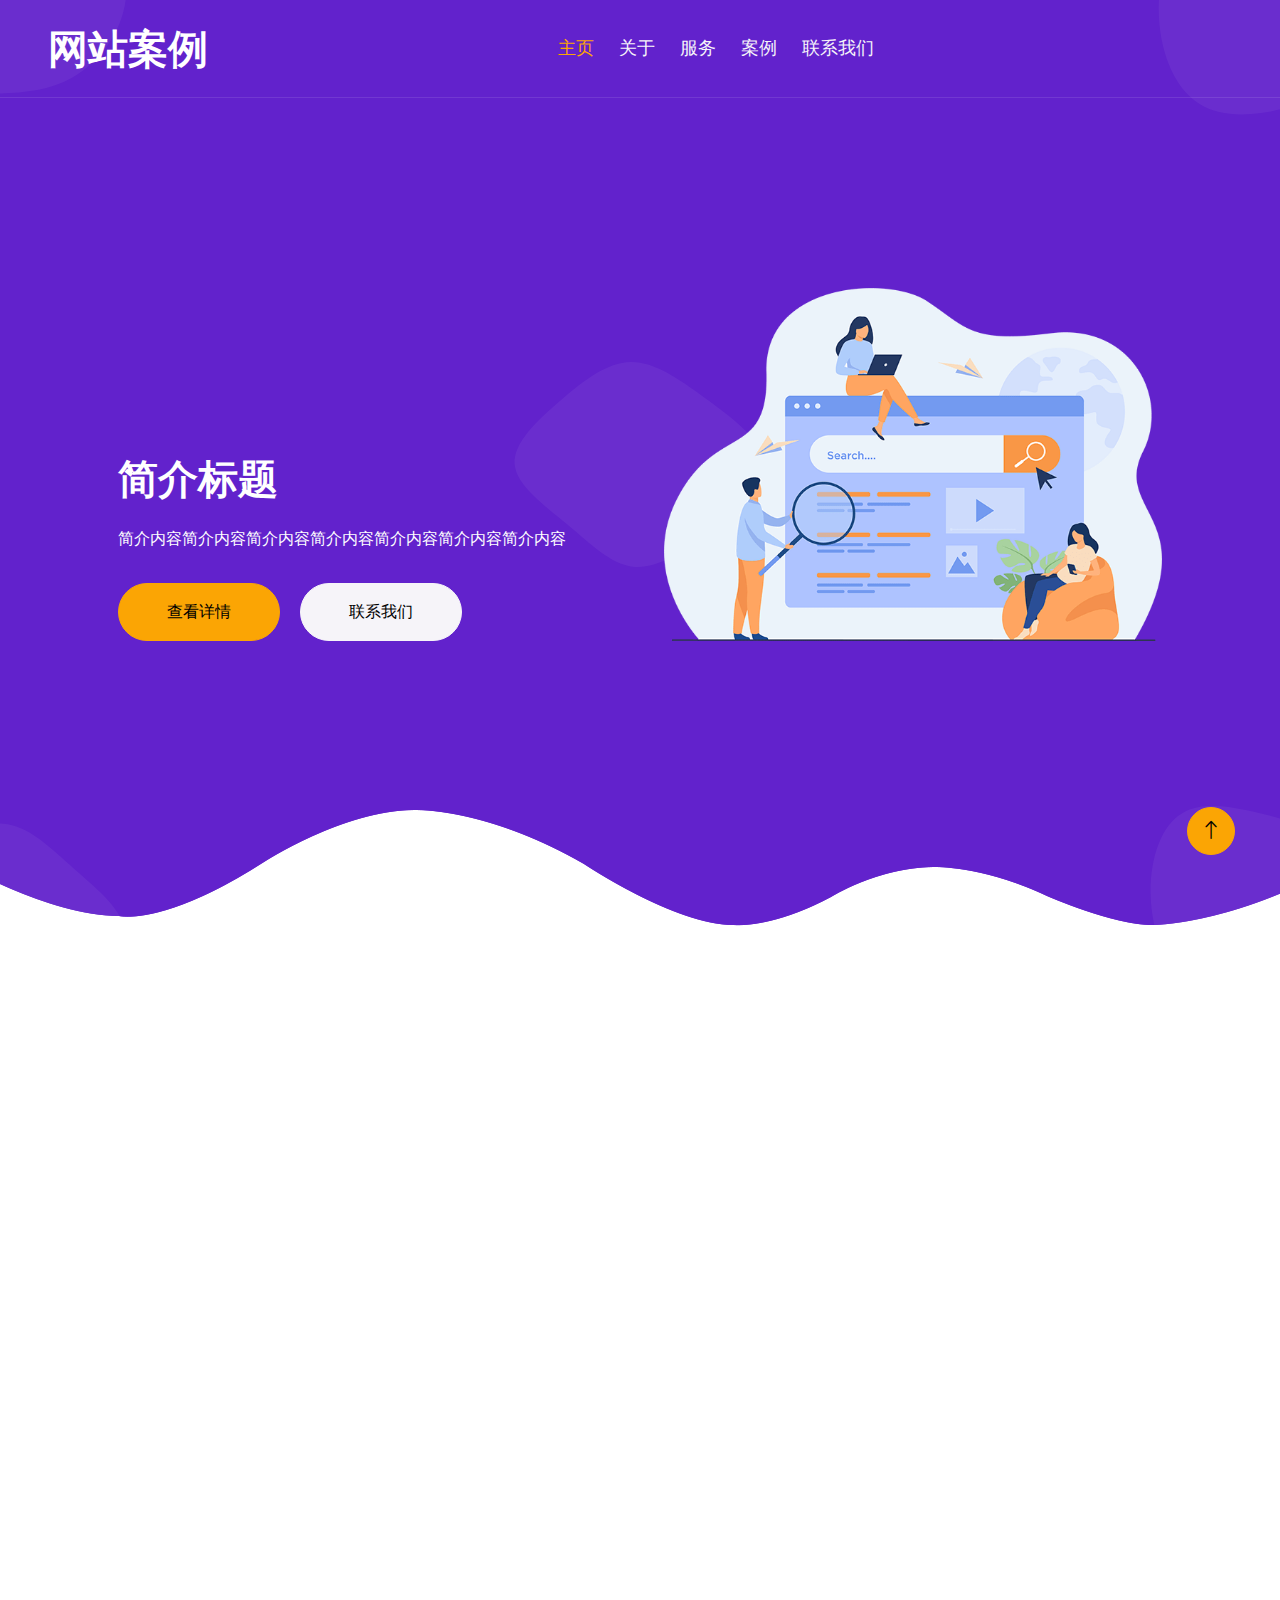
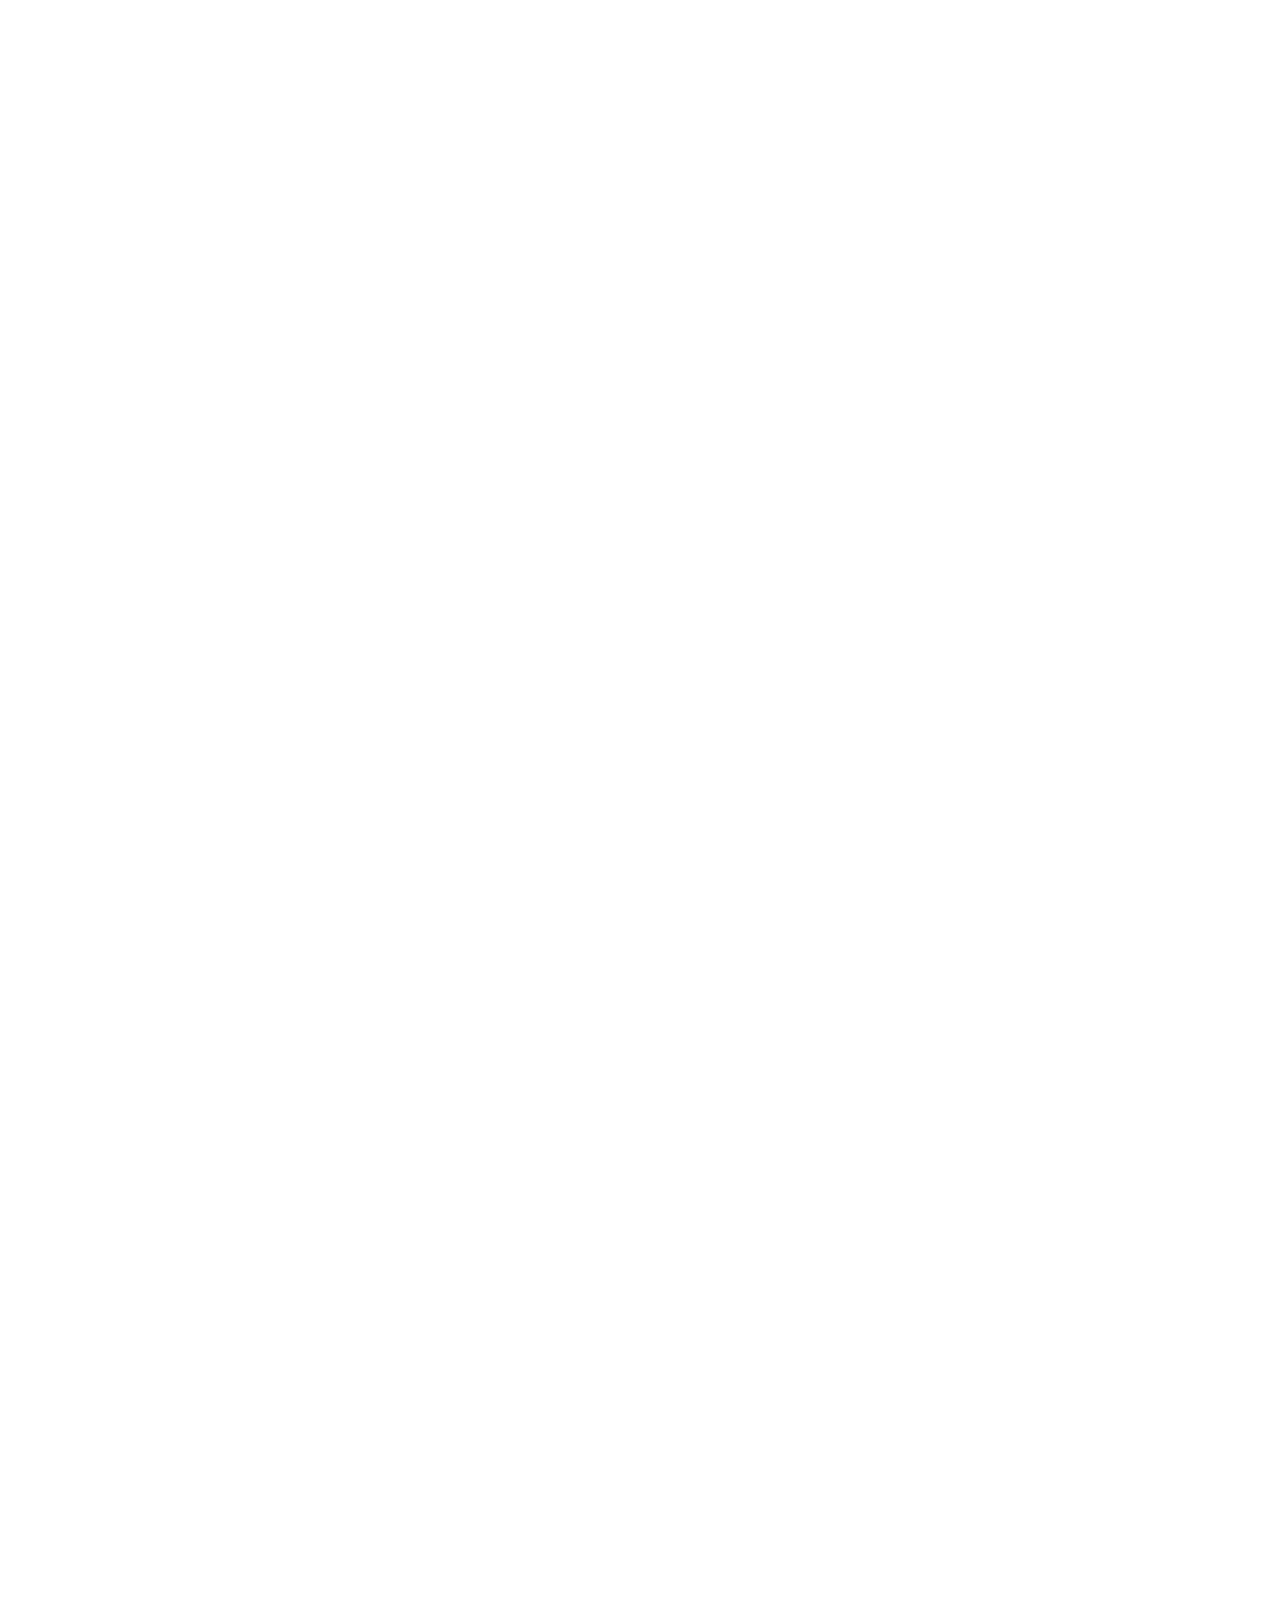
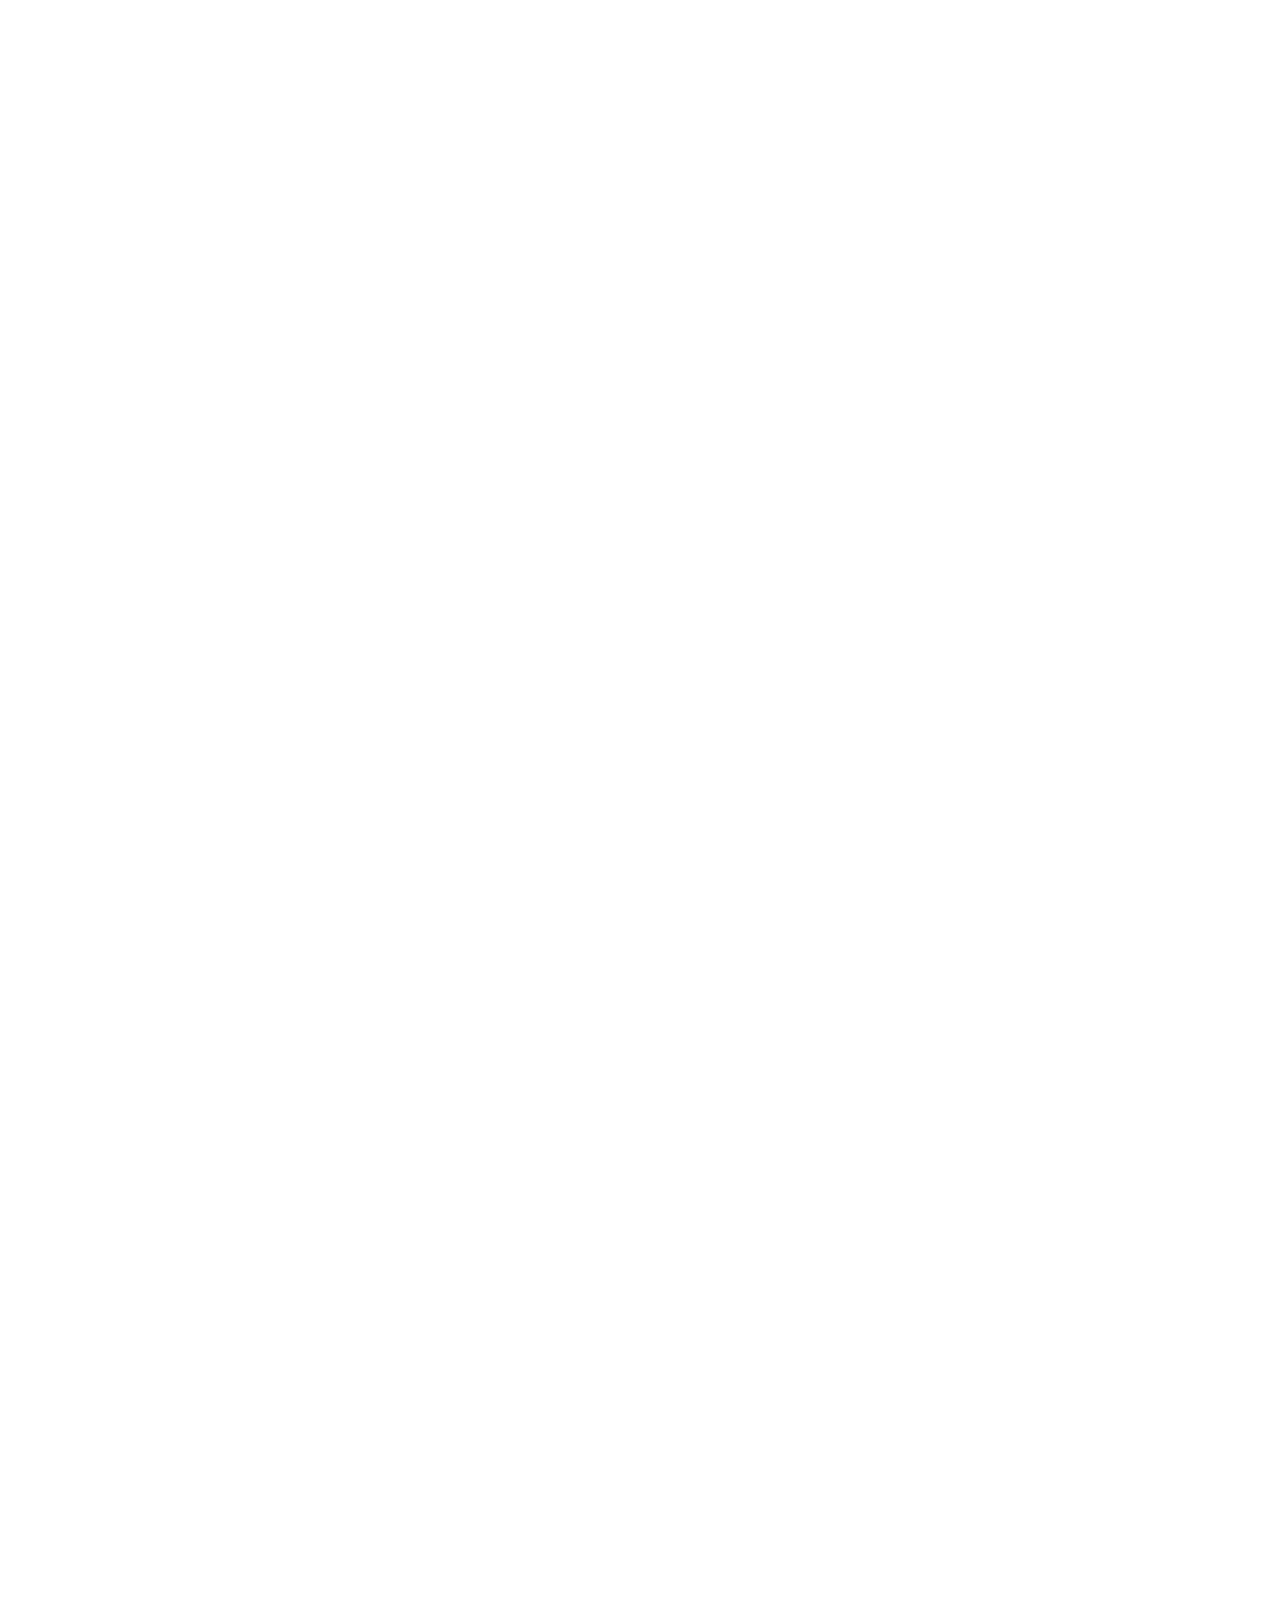
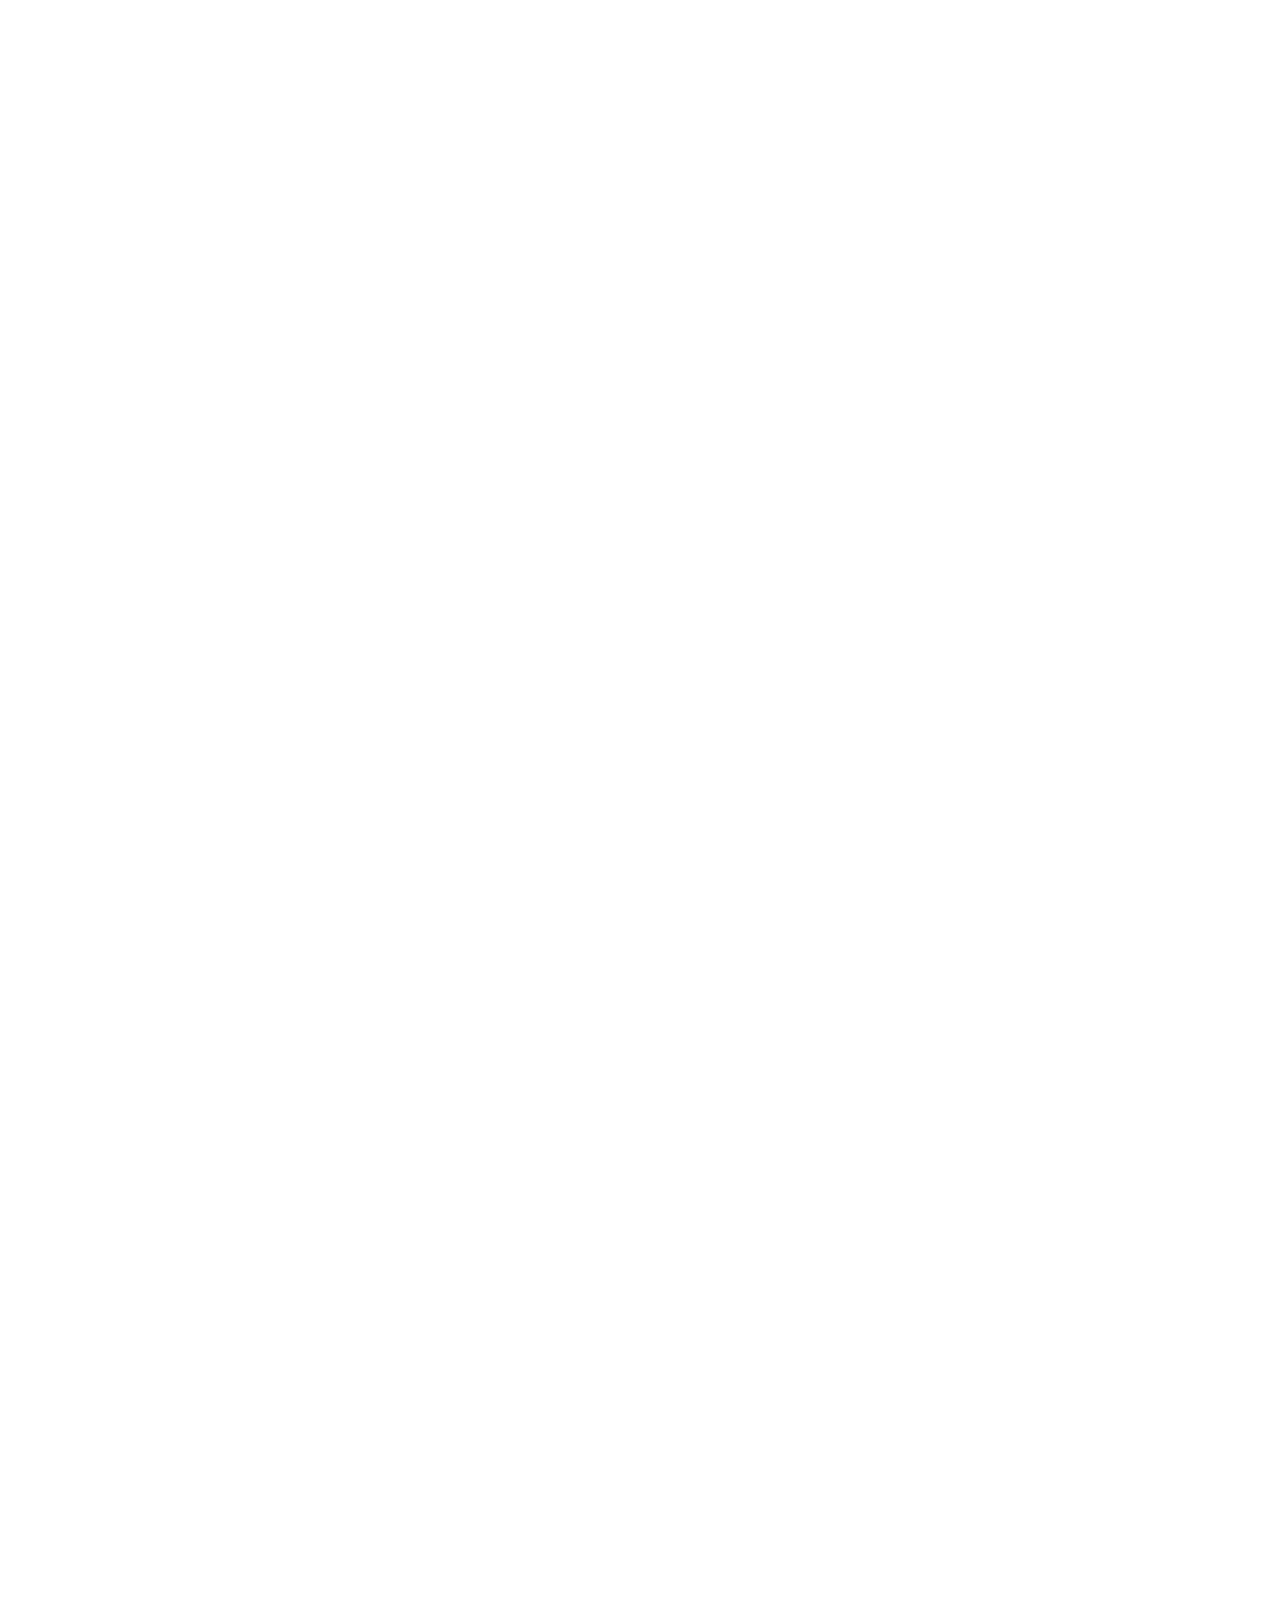
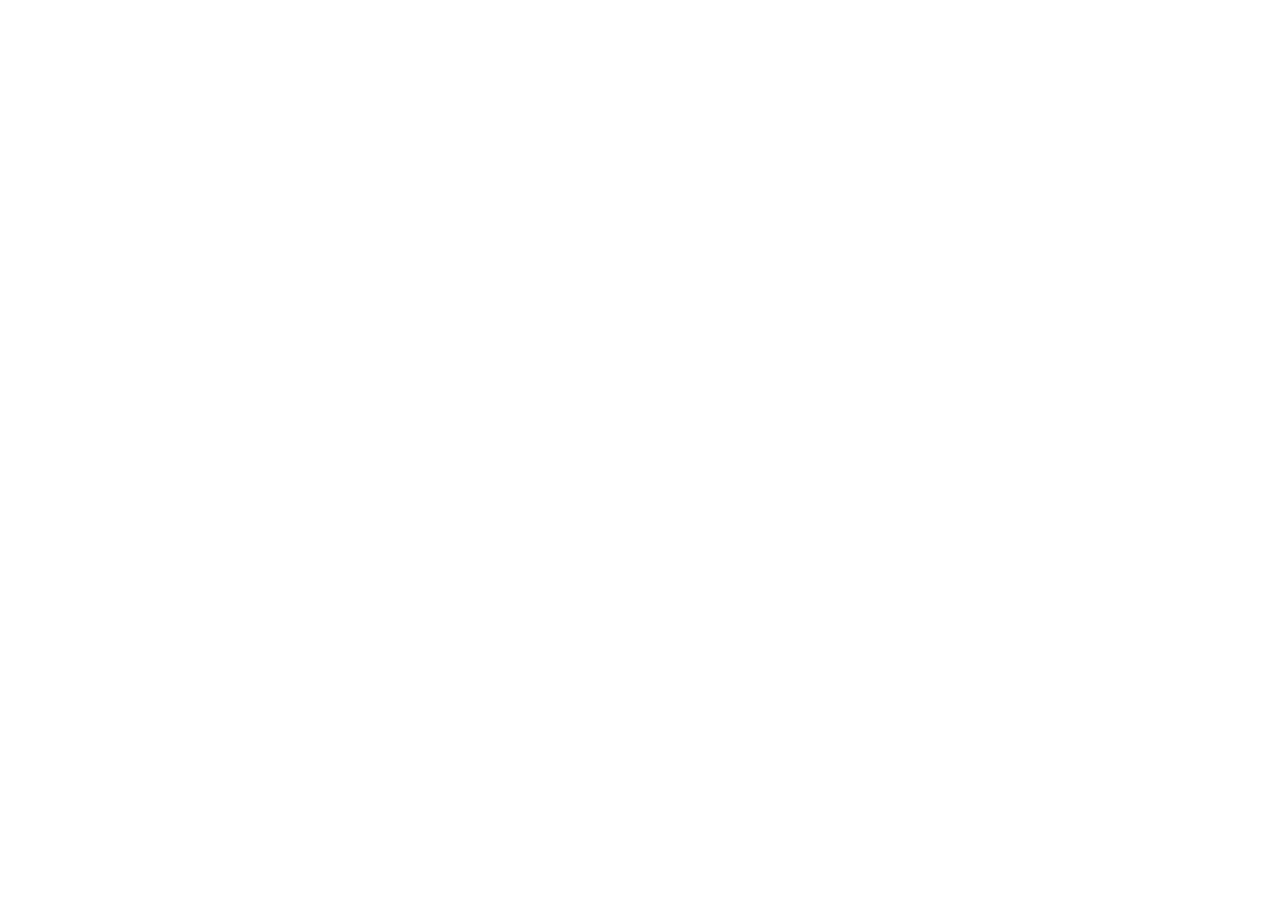
<file: index.html>
<!DOCTYPE html>
<html lang="en">
<head>
<meta charset="utf-8">
<title>主页</title>
<meta content="width=device-width, initial-scale=1.0" name="viewport">
<meta content="" name="keywords">
<meta content="" name="description">



<link rel="preconnect" href="https://fonts.googleapis.com/">
<link rel="preconnect" href="https://fonts.gstatic.com/" crossorigin="">
<link href="static/css/css2.css" rel="stylesheet">

<link href="static/css/all.min.css" rel="stylesheet">
<link href="static/css/bootstrap-icons.css" rel="stylesheet">

<link href="static/css/animate.min.css" rel="stylesheet">
<link href="static/css/owl.carousel.min.css" rel="stylesheet">
<link href="static/css/lightbox.min.css" rel="stylesheet">

<link href="static/css/bootstrap.min.css" rel="stylesheet">

<link href="static/css/style.css" rel="stylesheet">
</head>
<body>
<div class="container-xxl bg-white p-0">

<div id="spinner" class="show bg-white position-fixed translate-middle w-100 vh-100 top-50 start-50 d-flex align-items-center justify-content-center">
<div class="spinner-grow text-primary" style="width: 3rem; height: 3rem;" role="status">
<span class="sr-only">Loading...</span>
</div>
</div>


<div class="container-xxl position-relative p-0">
<nav class="navbar navbar-expand-lg navbar-light px-4 px-lg-5 py-3 py-lg-0">
<a href="" class="navbar-brand p-0">
<h1 class="m-0">网站案例</h1>

</a>
<button class="navbar-toggler" type="button" data-bs-toggle="collapse" data-bs-target="#navbarCollapse">
<span class="fa fa-bars"></span>
</button>
<div class="collapse navbar-collapse" id="navbarCollapse">
<div class="navbar-nav mx-auto py-0">
<a href="index.html" class="nav-item nav-link active">主页</a>
<a href="about.html" class="nav-item nav-link">关于</a>
<a href="service.html" class="nav-item nav-link">服务</a>
<a href="project.html" class="nav-item nav-link">案例</a>

<a href="contact.html" class="nav-item nav-link">联系我们</a>
</div>
</div>
</nav>
<div class="container-xxl bg-primary hero-header">
<div class="container px-lg-5">
<div class="row g-5 align-items-end">
<div class="col-lg-6 text-center text-lg-start">
<h1 class="text-white mb-4 animated slideInDown">简介标题</h1>
<p class="text-white pb-3 animated slideInDown">简介内容简介内容简介内容简介内容简介内容简介内容简介内容</p>
<a class="btn btn-secondary py-sm-3 px-sm-5 rounded-pill me-3 animated slideInLeft">查看详情</a>
<a href="contact.html" class="btn btn-light py-sm-3 px-sm-5 rounded-pill animated slideInRight">联系我们</a>
</div>
<div class="col-lg-6 text-center text-lg-start">
<img class="img-fluid animated zoomIn" src="static/picture/hero.png" alt="">
</div>
</div>
</div>
</div>
</div>


<div class="container-xxl py-5">
<div class="container py-5 px-lg-5">
<div class="row g-4">
<div class="col-lg-4 wow fadeInUp" data-wow-delay="0.1s">
<div class="feature-item bg-light rounded text-center p-4">
<i class="fa fa-3x fa-mail-bulk text-primary mb-4"></i>
<h5 class="mb-3">标题</h5>
<p class="m-0">内容内容内容</p>
</div>
</div>
<div class="col-lg-4 wow fadeInUp" data-wow-delay="0.3s">
<div class="feature-item bg-light rounded text-center p-4">
<i class="fa fa-3x fa-search text-primary mb-4"></i>
<h5 class="mb-3">标题</h5>
<p class="m-0">内容内容内容</p>
</div>
</div>
<div class="col-lg-4 wow fadeInUp" data-wow-delay="0.5s">
<div class="feature-item bg-light rounded text-center p-4">
<i class="fa fa-3x fa-laptop-code text-primary mb-4"></i>
<h5 class="mb-3">标题</h5>
<p class="m-0">内容内容内容</p>
</div>
</div>
</div>
</div>
</div>


<div class="container-xxl py-5">
<div class="container py-5 px-lg-5">
<div class="row g-5 align-items-center">
<div class="col-lg-6 wow fadeInUp" data-wow-delay="0.1s">
<p class="section-title text-secondary">关于我们<span></span></p>
<h1 class="mb-5">关于我们简介标题</h1>
<p class="mb-4">关于我们简介内容</p>
<div class="skill mb-4">
<div class="d-flex justify-content-between">
<p class="mb-2">统计</p>
<p class="mb-2">85%</p>
</div>
<div class="progress">
<div class="progress-bar bg-primary" role="progressbar" aria-valuenow="85" aria-valuemin="0" aria-valuemax="100"></div>
</div>
</div>
<div class="skill mb-4">
<div class="d-flex justify-content-between">
<p class="mb-2">统计</p>
<p class="mb-2">90%</p>
</div>
<div class="progress">
<div class="progress-bar bg-secondary" role="progressbar" aria-valuenow="90" aria-valuemin="0" aria-valuemax="100"></div>
</div>
</div>
<div class="skill mb-4">
<div class="d-flex justify-content-between">
<p class="mb-2">统计</p>
<p class="mb-2">95%</p>
</div>
<div class="progress">
<div class="progress-bar bg-dark" role="progressbar" aria-valuenow="95" aria-valuemin="0" aria-valuemax="100"></div>
</div>
</div>
<a href="about.html" class="btn btn-primary py-sm-3 px-sm-5 rounded-pill mt-3">查看更多</a>
</div>
</div>
</div>
</div>


<div class="container-xxl bg-primary fact py-5 wow fadeInUp" data-wow-delay="0.1s">
<div class="container py-5 px-lg-5">
<div class="row g-4">
<div class="col-md-6 col-lg-3 text-center wow fadeIn" data-wow-delay="0.1s">
<i class="fa fa-certificate fa-3x text-secondary mb-3"></i>
<h1 class="text-white mb-2" data-toggle="counter-up">1234</h1>
<p class="text-white mb-0">标题</p>
</div>
<div class="col-md-6 col-lg-3 text-center wow fadeIn" data-wow-delay="0.3s">
<i class="fa fa-users-cog fa-3x text-secondary mb-3"></i>
<h1 class="text-white mb-2" data-toggle="counter-up">1234</h1>
<p class="text-white mb-0">标题</p>
</div>
<div class="col-md-6 col-lg-3 text-center wow fadeIn" data-wow-delay="0.5s">
<i class="fa fa-users fa-3x text-secondary mb-3"></i>
<h1 class="text-white mb-2" data-toggle="counter-up">1234</h1>
<p class="text-white mb-0">标题</p>
</div>
<div class="col-md-6 col-lg-3 text-center wow fadeIn" data-wow-delay="0.7s">
<i class="fa fa-check fa-3x text-secondary mb-3"></i>
<h1 class="text-white mb-2" data-toggle="counter-up">1234</h1>
<p class="text-white mb-0">标题</p>
</div>
</div>
</div>
</div>


<div class="container-xxl py-5">
<div class="container py-5 px-lg-5">
<div class="wow fadeInUp" data-wow-delay="0.1s">
<p class="section-title text-secondary justify-content-center"><span></span>我们的服务<span></span></p>
<h1 class="text-center mb-5">我们的服务</h1>
</div>
<div class="row g-4">
<div class="col-lg-4 col-md-6 wow fadeInUp" data-wow-delay="0.1s">
<div class="service-item d-flex flex-column text-center rounded">
<div class="service-icon flex-shrink-0">
<i class="fa fa-search fa-2x"></i>
</div>
<h5 class="mb-3">服务标题</h5>
<p class="m-0">服务内容</p>
<a class="btn btn-square" href=""><i class="fa fa-arrow-right"></i></a>
</div>
</div>
<div class="col-lg-4 col-md-6 wow fadeInUp" data-wow-delay="0.3s">
<div class="service-item d-flex flex-column text-center rounded">
<div class="service-icon flex-shrink-0">
<i class="fa fa-laptop-code fa-2x"></i>
</div>
 <h5 class="mb-3">服务标题</h5>
<p class="m-0">服务内容</p>
<a class="btn btn-square" href=""><i class="fa fa-arrow-right"></i></a>
</div>
</div>
<div class="col-lg-4 col-md-6 wow fadeInUp" data-wow-delay="0.5s">
<div class="service-item d-flex flex-column text-center rounded">
<div class="service-icon flex-shrink-0">
<i class="fab fa-facebook-f fa-2x"></i>
</div>
<h5 class="mb-3">服务标题</h5>
<p class="m-0">服务内容</p>
<a class="btn btn-square" href=""><i class="fa fa-arrow-right"></i></a>
</div>
</div>
<div class="col-lg-4 col-md-6 wow fadeInUp" data-wow-delay="0.1s">
<div class="service-item d-flex flex-column text-center rounded">
<div class="service-icon flex-shrink-0">
<i class="fa fa-mail-bulk fa-2x"></i>
</div>
<h5 class="mb-3">服务标题</h5>
<p class="m-0">服务内容</p>
<a class="btn btn-square" href=""><i class="fa fa-arrow-right"></i></a>
</div>
</div>
<div class="col-lg-4 col-md-6 wow fadeInUp" data-wow-delay="0.3s">
<div class="service-item d-flex flex-column text-center rounded">
<div class="service-icon flex-shrink-0">
<i class="fa fa-thumbs-up fa-2x"></i>
</div>
<h5 class="mb-3">服务标题</h5>
<p class="m-0">服务内容</p>
<a class="btn btn-square" href=""><i class="fa fa-arrow-right"></i></a>
</div>
</div>
<div class="col-lg-4 col-md-6 wow fadeInUp" data-wow-delay="0.5s">
<div class="service-item d-flex flex-column text-center rounded">
<div class="service-icon flex-shrink-0">
<i class="fab fa-android fa-2x"></i>
</div>
<h5 class="mb-3">服务标题</h5>
<p class="m-0">服务内容</p>
<a class="btn btn-square" href=""><i class="fa fa-arrow-right"></i></a>
</div>
</div>
</div>
</div>
</div>


<div class="container-xxl bg-primary newsletter py-5 wow fadeInUp" data-wow-delay="0.1s">
<div class="container py-5 px-lg-5">
<div class="row justify-content-center">
<div class="col-lg-7 text-center">
<p class="section-title text-white justify-content-center"><span></span>时事通讯<span></span></p>
<h1 class="text-center text-white mb-4">联系我们</h1>
<p class="text-white mb-4">保持联系我们</p>
<div class="position-relative w-100 mt-3">
  <a href="contact.html" class="btn btn-primary py-sm-3 px-sm-5 rounded-pill mt-3">联系我们</a>
</div>
</div>
</div>
</div>
</div>


<div class="container-xxl py-5">
<div class="container py-5 px-lg-5">
<div class="wow fadeInUp" data-wow-delay="0.1s">
<p class="section-title text-secondary justify-content-center"><span></span>我们的案例<span></span></p>
<h1 class="text-center mb-5">最近完成的案例</h1>
</div>
<div class="row mt-n2 wow fadeInUp" data-wow-delay="0.3s">
<div class="col-12 text-center">
<ul class="list-inline mb-5" id="portfolio-flters">
<li class="mx-2 active" data-filter="*">全部案例</li>
<li class="mx-2" data-filter=".first">某类案例</li>
<li class="mx-2" data-filter=".second">某类案例</li>
</ul>
</div>
</div>
<div class="row g-4 portfolio-container">
<div class="col-lg-4 col-md-6 portfolio-item first wow fadeInUp" data-wow-delay="0.1s">
<div class="rounded overflow-hidden">
<div class="position-relative overflow-hidden">
<img class="img-fluid w-100" src="static/picture/portfolio-1.jpg" alt="">
<div class="portfolio-overlay">
<a class="btn btn-square btn-outline-light mx-1" href="static/picture/portfolio-1.jpg" data-lightbox="portfolio"><i class="fa fa-eye"></i></a>
<a class="btn btn-square btn-outline-light mx-1" href=""><i class="fa fa-link"></i></a>
</div>
</div>
<div class="bg-light p-4">
<p class="text-primary fw-medium mb-2">案例内容</p>
<h5 class="lh-base mb-0">案例标题</h5></div>
</div>
</div>
<div class="col-lg-4 col-md-6 portfolio-item second wow fadeInUp" data-wow-delay="0.3s">
<div class="rounded overflow-hidden">
<div class="position-relative overflow-hidden">
<img class="img-fluid w-100" src="static/picture/portfolio-2.jpg" alt="">
<div class="portfolio-overlay">
<a class="btn btn-square btn-outline-light mx-1" href="static/picture/portfolio-2.jpg" data-lightbox="portfolio"><i class="fa fa-eye"></i></a>
<a class="btn btn-square btn-outline-light mx-1" href=""><i class="fa fa-link"></i></a>
</div>
</div>
<div class="bg-light p-4">
<p class="text-primary fw-medium mb-2">案例内容</p>
<h5 class="lh-base mb-0">案例标题</h5></div>
</div>
</div>
<div class="col-lg-4 col-md-6 portfolio-item first wow fadeInUp" data-wow-delay="0.5s">
<div class="rounded overflow-hidden">
<div class="position-relative overflow-hidden">
<img class="img-fluid w-100" src="static/picture/portfolio-3.jpg" alt="">
<div class="portfolio-overlay">
<a class="btn btn-square btn-outline-light mx-1" href="static/picture/portfolio-3.jpg" data-lightbox="portfolio"><i class="fa fa-eye"></i></a>
<a class="btn btn-square btn-outline-light mx-1" href=""><i class="fa fa-link"></i></a>
</div>
</div>
<div class="bg-light p-4">
<p class="text-primary fw-medium mb-2">案例内容</p>
<h5 class="lh-base mb-0">案例标题</h5></div>
</div>
</div>
<div class="col-lg-4 col-md-6 portfolio-item second wow fadeInUp" data-wow-delay="0.1s">
<div class="rounded overflow-hidden">
<div class="position-relative overflow-hidden">
<img class="img-fluid w-100" src="static/picture/portfolio-4.jpg" alt="">
<div class="portfolio-overlay">
<a class="btn btn-square btn-outline-light mx-1" href="static/picture/portfolio-4.jpg" data-lightbox="portfolio"><i class="fa fa-eye"></i></a>
<a class="btn btn-square btn-outline-light mx-1" href=""><i class="fa fa-link"></i></a>
</div>
</div>
<div class="bg-light p-4">
<p class="text-primary fw-medium mb-2">案例内容</p>
<h5 class="lh-base mb-0">案例标题</h5></div>
</div>
</div>
<div class="col-lg-4 col-md-6 portfolio-item first wow fadeInUp" data-wow-delay="0.3s">
<div class="rounded overflow-hidden">
<div class="position-relative overflow-hidden">
<img class="img-fluid w-100" src="static/picture/portfolio-5.jpg" alt="">
<div class="portfolio-overlay">
<a class="btn btn-square btn-outline-light mx-1" href="static/picture/portfolio-5.jpg" data-lightbox="portfolio"><i class="fa fa-eye"></i></a>
<a class="btn btn-square btn-outline-light mx-1" href=""><i class="fa fa-link"></i></a>
</div>
</div>
<div class="bg-light p-4">
<p class="text-primary fw-medium mb-2">案例内容</p>
<h5 class="lh-base mb-0">案例标题</h5></div>
</div>
</div>
<div class="col-lg-4 col-md-6 portfolio-item second wow fadeInUp" data-wow-delay="0.5s">
<div class="rounded overflow-hidden">
<div class="position-relative overflow-hidden">
<img class="img-fluid w-100" src="static/picture/portfolio-6.jpg" alt="">
<div class="portfolio-overlay">
<a class="btn btn-square btn-outline-light mx-1" href="static/picture/portfolio-6.jpg" data-lightbox="portfolio"><i class="fa fa-eye"></i></a>
<a class="btn btn-square btn-outline-light mx-1" href=""><i class="fa fa-link"></i></a>
</div>
</div>
<div class="bg-light p-4">
<p class="text-primary fw-medium mb-2">案例内容</p>
 <h5 class="lh-base mb-0">案例标题</h5></div>
</div>
</div>
</div>
</div>
</div>


<div class="container-xxl py-5 wow fadeInUp" data-wow-delay="0.1s">
<div class="container py-5 px-lg-5">
<p class="section-title text-secondary justify-content-center"><span></span>客户怎么说<span></span></p>
<h1 class="text-center mb-5">我们的客户怎么说</h1>
<div class="owl-carousel testimonial-carousel">
<div class="testimonial-item bg-light rounded my-4">
<p class="fs-5"><i class="fa fa-quote-left fa-4x text-primary mt-n4 me-3"></i>很好</p>
<div class="d-flex align-items-center">
<img class="img-fluid flex-shrink-0 rounded-circle" src="static/picture/1.jpg" style="width: 65px; height: 65px;">
<div class="ps-4">
<h5 class="mb-1">匿名客户</h5>
<span>联系方式</span>
</div>
</div>
</div>
<div class="testimonial-item bg-light rounded my-4">
<p class="fs-5"><i class="fa fa-quote-left fa-4x text-primary mt-n4 me-3"></i>很好</p>
<div class="d-flex align-items-center">
<img class="img-fluid flex-shrink-0 rounded-circle" src="static/picture/1.jpg" style="width: 65px; height: 65px;">
<div class="ps-4">
<h5 class="mb-1">匿名客户</h5>
<span>联系方式</span>
</div>
</div>
</div>
<div class="testimonial-item bg-light rounded my-4">
<p class="fs-5"><i class="fa fa-quote-left fa-4x text-primary mt-n4 me-3"></i>很好</p>
<div class="d-flex align-items-center">
<img class="img-fluid flex-shrink-0 rounded-circle" src="static/picture/1.jpg" style="width: 65px; height: 65px;">
<div class="ps-4">
<h5 class="mb-1">匿名客户</h5>
<span>联系方式</span>
</div>
</div>
</div>
</div>
</div>
</div>


<div class="container-xxl py-5">
<div class="container py-5 px-lg-5">
<div class="wow fadeInUp" data-wow-delay="0.1s">
<p class="section-title text-secondary justify-content-center"><span></span>我们的团队<span></span></p>
<h1 class="text-center mb-5">我们的团队</h1>
</div>
<div class="row g-4">
<div class="col-lg-4 col-md-6 wow fadeInUp" data-wow-delay="0.1s">
<div class="team-item bg-light rounded">
<div class="text-center border-bottom p-4">
<img class="img-fluid rounded-circle mb-4" src="static/picture/1.jpg" alt="">
<h5>名字</h5>
<span>创始人</span>
</div>
 <div class="d-flex justify-content-center p-4">
<a class="btn btn-square mx-1" href="">联系方式</a>
</div>
</div>
</div>
<div class="col-lg-4 col-md-6 wow fadeInUp" data-wow-delay="0.3s">
<div class="team-item bg-light rounded">
<div class="text-center border-bottom p-4">
<img class="img-fluid rounded-circle mb-4" src="static/picture/1.jpg" alt="">
<h5>名字</h5>
<span>职位</span>
</div>
<div class="d-flex justify-content-center p-4">
<a class="btn btn-square mx-1" href="">联系方式</a>
</div>
</div>
</div>
<div class="col-lg-4 col-md-6 wow fadeInUp" data-wow-delay="0.5s">
<div class="team-item bg-light rounded">
<div class="text-center border-bottom p-4">
<img class="img-fluid rounded-circle mb-4" src="static/picture/1.jpg" alt="">
<h5>名字</h5>
<span>职位</span>
</div>
<div class="d-flex justify-content-center p-4">
<a class="btn btn-square mx-1" href="">联系方式</a>
</div>
</div>
</div>
</div>
</div>
</div>


<div class="container-fluid bg-primary text-light footer wow fadeIn" data-wow-delay="0.1s">
<div class="container py-5 px-lg-5">
<div class="row g-5">
<div class="col-md-6 col-lg-3">
<p class="section-title text-white h5 mb-4">联系我们<span></span></p>
<p><i class="fa fa-map-marker-alt me-3"></i>地址</p>
<p><i class="fa fa-phone-alt me-3"></i>电话</p>
<p><i class="fa fa-envelope me-3"></i>邮箱</p>
</div>
<div class="col-md-6 col-lg-3">
<p class="section-title text-white h5 mb-4">快速链接<span></span></p>
<a class="btn btn-link" href="about.html">关于我们</a>
<a class="btn btn-link" href="contact.html">联系我们</a>
<a class="btn btn-link" href="service.html">服务</a>
<a class="btn btn-link" href="project.html">案例</a>
<a class="btn btn-link" href="index.html">主页</a>
</div>
<div class="col-md-6 col-lg-3">
<p class="section-title text-white h5 mb-4">案例<span></span></p>
<div class="row g-2">
<div class="col-4">
<img class="img-fluid" src="static/picture/portfolio-1.jpg" alt="Image">
</div>
<div class="col-4">
<img class="img-fluid" src="static/picture/portfolio-2.jpg" alt="Image">
</div>
<div class="col-4">
<img class="img-fluid" src="static/picture/portfolio-3.jpg" alt="Image">
</div>
<div class="col-4">
<img class="img-fluid" src="static/picture/portfolio-4.jpg" alt="Image">
</div>
<div class="col-4">
<img class="img-fluid" src="static/picture/portfolio-5.jpg" alt="Image">
</div>
<div class="col-4">
<img class="img-fluid" src="static/picture/portfolio-6.jpg" alt="Image">
</div>
</div>
</div>
<div class="col-md-6 col-lg-3">
<p class="section-title text-white h5 mb-4">联系我们<span></span></p>
<p>快速联系我们/////</p>
<div class="position-relative w-100 mt-3">
  <a href="contact.html" class="btn btn-primary py-sm-3 px-sm-5 rounded-pill mt-3">点击联系我们</a>
</div>
</div>
</div>
</div>
<div class="container px-lg-5">
<div class="copyright">
<div class="row">
<div class="col-md-6 text-center text-md-start mb-3 mb-md-0">
Copyright &copy; 2022.案例<a target="_blank" ></a>


</div>
</div>
</div>
</div>
</div>


<a class="btn btn-lg btn-secondary btn-lg-square back-to-top"><i class="bi bi-arrow-up"></i></a>
</div>

<script data-cfasync="false" src="static/js/email-decode.min.js"></script><script src="static/js/jquery-3.4.1.min.js" type="6f70e7a8890be3487833b15e-text/javascript"></script>
<script src="static/js/bootstrap.bundle.min.js" type="6f70e7a8890be3487833b15e-text/javascript"></script>
<script src="static/js/wow.min.js" type="6f70e7a8890be3487833b15e-text/javascript"></script>
<script src="static/js/easing.min.js" type="6f70e7a8890be3487833b15e-text/javascript"></script>
<script src="static/js/waypoints.min.js" type="6f70e7a8890be3487833b15e-text/javascript"></script>
<script src="static/js/counterup.min.js" type="6f70e7a8890be3487833b15e-text/javascript"></script>
<script src="static/js/owl.carousel.min.js" type="6f70e7a8890be3487833b15e-text/javascript"></script>
<script src="static/js/isotope.pkgd.min.js" type="6f70e7a8890be3487833b15e-text/javascript"></script>
<script src="static/js/lightbox.min.js" type="6f70e7a8890be3487833b15e-text/javascript"></script>

<script src="static/js/main.js" type="6f70e7a8890be3487833b15e-text/javascript"></script>
<script src="static/js/rocket-loader.min.js" data-cf-settings="6f70e7a8890be3487833b15e-|49" defer=""></script></body>
</html>
</file>
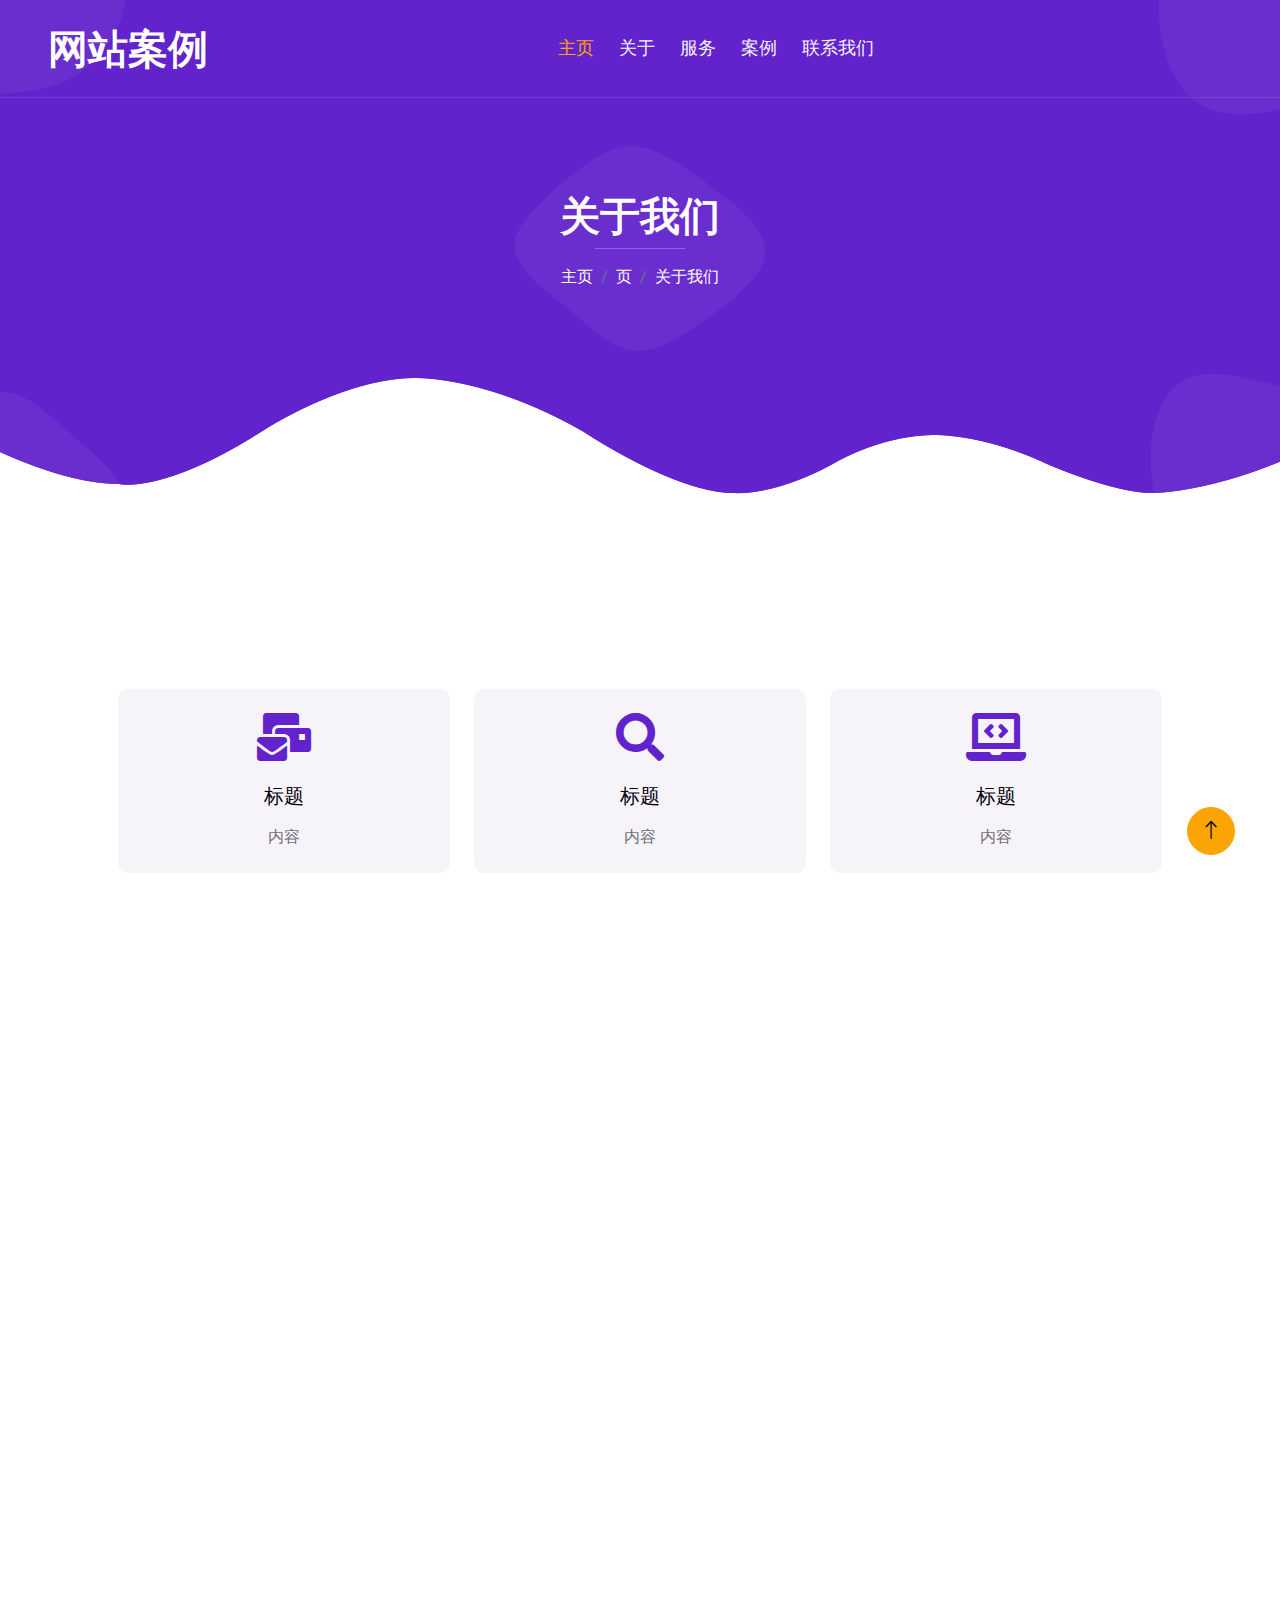
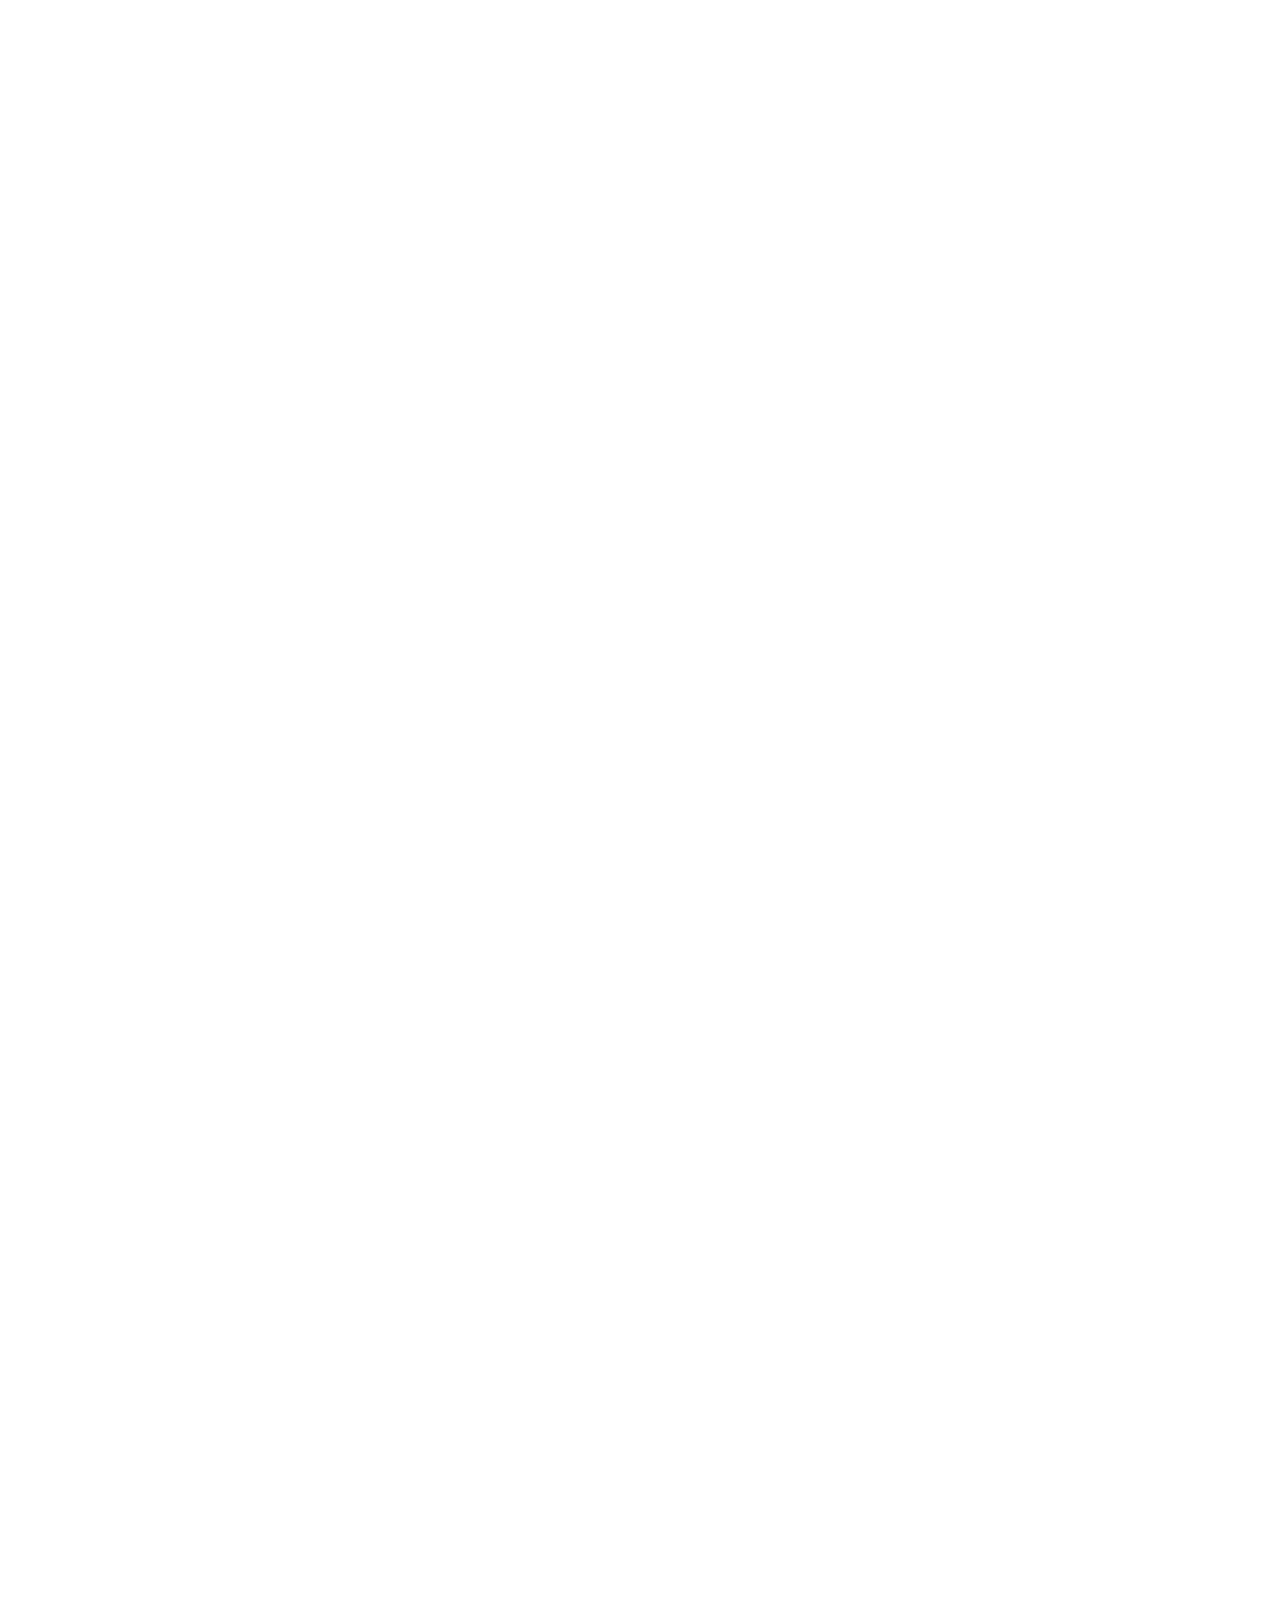
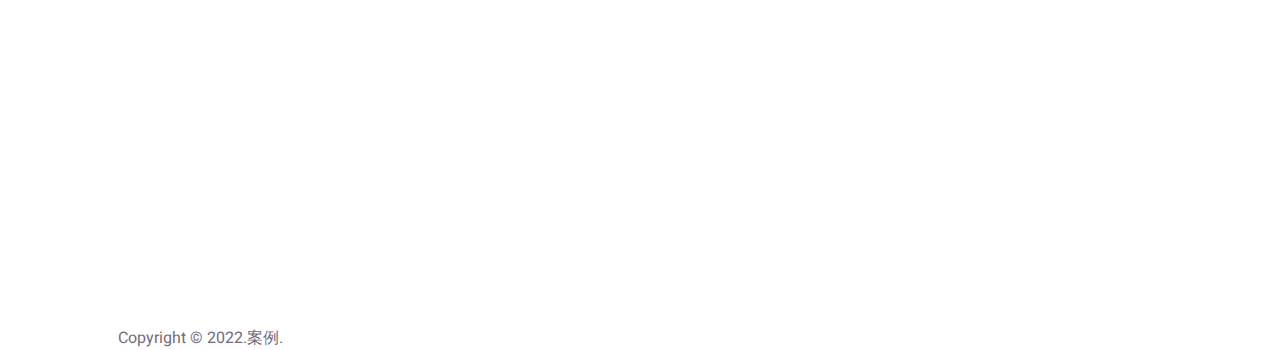
<file: about.html>
<!DOCTYPE html>
<html lang="en">
  <head>
	<meta charset="utf-8">
	<title>关于</title>
	<meta content="width=device-width, initial-scale=1.0" name="viewport">
	<meta content="" name="keywords">
	<meta content="" name="description">



	<link rel="preconnect" href="https://fonts.googleapis.com/">
	<link rel="preconnect" href="https://fonts.gstatic.com/" crossorigin="">
	<link href="static/css/css2.css" rel="stylesheet">

	<link href="static/css/all.min.css" rel="stylesheet">
	<link href="static/css/bootstrap-icons.css" rel="stylesheet">

	<link href="static/css/animate.min.css" rel="stylesheet">
	<link href="static/css/owl.carousel.min.css" rel="stylesheet">
	<link href="static/css/lightbox.min.css" rel="stylesheet">

	<link href="static/css/bootstrap.min.css" rel="stylesheet">

	<link href="static/css/style.css" rel="stylesheet">
  </head>
  <body>
	<div class="container-xxl bg-white p-0">

	  <div id="spinner" class="show bg-white position-fixed translate-middle w-100 vh-100 top-50 start-50 d-flex align-items-center justify-content-center">
		<div class="spinner-grow text-primary" style="width: 3rem; height: 3rem;" role="status">
		  <span class="sr-only">Loading...</span>
		</div>
	  </div>


	  <div class="container-xxl position-relative p-0">

		<nav class="navbar navbar-expand-lg navbar-light px-4 px-lg-5 py-3 py-lg-0">

		  <a href="" class="navbar-brand p-0">

			<h1 class="m-0">网站案例</h1>

		  </a>

		  <button class="navbar-toggler" type="button" data-bs-toggle="collapse" data-bs-target="#navbarCollapse">
			<span class="fa fa-bars"></span>
		  </button>

		  <div class="collapse navbar-collapse" id="navbarCollapse">

			<div class="navbar-nav mx-auto py-0">

			  <a href="index.html" class="nav-item nav-link active">主页</a>

			  <a href="about.html" class="nav-item nav-link">关于</a>

			  <a href="service.html" class="nav-item nav-link">服务</a>

			  <a href="project.html" class="nav-item nav-link">案例</a>


			  <a href="contact.html" class="nav-item nav-link">联系我们</a>
			</div>

		  </div>
		</nav>
		<div class="container-xxl py-5 bg-primary hero-header">
		  <div class="container my-5 py-5 px-lg-5">
			<div class="row g-5 py-5">
			  <div class="col-12 text-center">
				<h1 class="text-white animated slideInDown">关于我们</h1>
				<hr class="bg-white mx-auto mt-0" style="width: 90px;">
				<nav aria-label="breadcrumb">
				  <ol class="breadcrumb justify-content-center">
					<li class="breadcrumb-item"><a class="text-white" href="#">主页</a></li>
					<li class="breadcrumb-item"><a class="text-white" href="#">页</a></li>
					<li class="breadcrumb-item text-white active" aria-current="page">关于我们</li>
				  </ol>
				</nav>
			  </div>
			</div>
		  </div>
		</div>
	  </div>


	  <div class="container-xxl py-5">
		<div class="container py-5 px-lg-5">
		  <div class="row g-4">
			<div class="col-lg-4 wow fadeInUp" data-wow-delay="0.1s">
			  <div class="feature-item bg-light rounded text-center p-4">
				<i class="fa fa-3x fa-mail-bulk text-primary mb-4"></i>
				<h5 class="mb-3">标题</h5>
				<p class="m-0">内容</p>
			  </div>
			</div>
			<div class="col-lg-4 wow fadeInUp" data-wow-delay="0.3s">
			  <div class="feature-item bg-light rounded text-center p-4">
				<i class="fa fa-3x fa-search text-primary mb-4"></i>
				<h5 class="mb-3">标题</h5>
				<p class="m-0">内容</p>
			  </div>
			</div>
			<div class="col-lg-4 wow fadeInUp" data-wow-delay="0.5s">
			  <div class="feature-item bg-light rounded text-center p-4">
				<i class="fa fa-3x fa-laptop-code text-primary mb-4"></i>
				<h5 class="mb-3">标题</h5>
				<p class="m-0">内容</p>
			  </div>
			</div>
		  </div>
		</div>
	  </div>


	  <div class="container-xxl py-5">
		<div class="container py-5 px-lg-5">
		  <div class="row g-5 align-items-center">
			<div class="col-lg-6 wow fadeInUp" data-wow-delay="0.1s">
			  <p class="section-title text-secondary">关于我们<span></span></p>
			  <h1 class="mb-5">关于我们简介标题</h1>
			  <p class="mb-4">关于我们简介内容</p>
			  <div class="skill mb-4">
				<div class="d-flex justify-content-between">
				  <p class="mb-2">统计</p>
				  <p class="mb-2">85%</p>
				</div>
				<div class="progress">
				  <div class="progress-bar bg-primary" role="progressbar" aria-valuenow="85" aria-valuemin="0" aria-valuemax="100"></div>
				</div>
			  </div>
			  <div class="skill mb-4">
				<div class="d-flex justify-content-between">
				  <p class="mb-2">统计</p>
				  <p class="mb-2">90%</p>
				</div>
				<div class="progress">
				  <div class="progress-bar bg-secondary" role="progressbar" aria-valuenow="90" aria-valuemin="0" aria-valuemax="100"></div>
				</div>
			  </div>
			  <div class="skill mb-4">
				<div class="d-flex justify-content-between">
				  <p class="mb-2">统计</p>
				  <p class="mb-2">95%</p>
				</div>
				<div class="progress">
				  <div class="progress-bar bg-dark" role="progressbar" aria-valuenow="95" aria-valuemin="0" aria-valuemax="100"></div>
				</div>
			  </div>
			  <a href="" class="btn btn-primary py-sm-3 px-sm-5 rounded-pill mt-3">查看更多</a>
			</div>
		
		  </div>
		</div>
	  </div>


	  <div class="container-xxl bg-primary fact py-5 wow fadeInUp" data-wow-delay="0.1s">
		<div class="container py-5 px-lg-5">
		  <div class="row g-4">
			<div class="col-md-6 col-lg-3 text-center wow fadeIn" data-wow-delay="0.1s">
			  <i class="fa fa-certificate fa-3x text-secondary mb-3"></i>
			  <h1 class="text-white mb-2" data-toggle="counter-up">1234</h1>
			  <p class="text-white mb-0">标题</p>
			</div>
			<div class="col-md-6 col-lg-3 text-center wow fadeIn" data-wow-delay="0.3s">
			  <i class="fa fa-users-cog fa-3x text-secondary mb-3"></i>
			  <h1 class="text-white mb-2" data-toggle="counter-up">1234</h1>
			  <p class="text-white mb-0">标题</p>
			</div>
			<div class="col-md-6 col-lg-3 text-center wow fadeIn" data-wow-delay="0.5s">
			  <i class="fa fa-users fa-3x text-secondary mb-3"></i>
			  <h1 class="text-white mb-2" data-toggle="counter-up">1234</h1>
			  <p class="text-white mb-0">标题</p>
			</div>
			<div class="col-md-6 col-lg-3 text-center wow fadeIn" data-wow-delay="0.7s">
			  <i class="fa fa-check fa-3x text-secondary mb-3"></i>
			  <h1 class="text-white mb-2" data-toggle="counter-up">1234</h1>
			  <p class="text-white mb-0">标题</p>
			</div>
		  </div>
		</div>
	  </div>


	  <div class="container-xxl py-5">
		<div class="container py-5 px-lg-5">
		  <div class="wow fadeInUp" data-wow-delay="0.1s">
			<p class="section-title text-secondary justify-content-center"><span></span>我们的团队<span></span></p>
			<h1 class="text-center mb-5">我们的团队</h1>
		  </div>
		  <div class="row g-4">
			<div class="col-lg-4 col-md-6 wow fadeInUp" data-wow-delay="0.1s">
			  <div class="team-item bg-light rounded">
				<div class="text-center border-bottom p-4">
				  <img class="img-fluid rounded-circle mb-4" src="static/picture/1.jpg" alt="">
				  <h5>名字</h5>
				  <span>职位</span>
				</div>
				<div class="d-flex justify-content-center p-4">
				  <a class="btn btn-square mx-1" href="">联系方式</a>

				</div>
			  </div>
			</div>
			<div class="col-lg-4 col-md-6 wow fadeInUp" data-wow-delay="0.3s">
			  <div class="team-item bg-light rounded">
				<div class="text-center border-bottom p-4">
				  <img class="img-fluid rounded-circle mb-4" src="static/picture/1.jpg" alt="">
				  <h5>名字</h5>
				  <span>职位</span>
				</div>
				<div class="d-flex justify-content-center p-4">
				  <a class="btn btn-square mx-1" href="">联系方式</a>
				</div>
			  </div>
			</div>
			<div class="col-lg-4 col-md-6 wow fadeInUp" data-wow-delay="0.5s">
			  <div class="team-item bg-light rounded">
				<div class="text-center border-bottom p-4">
				  <img class="img-fluid rounded-circle mb-4" src="static/picture/1.jpg" alt="">
				  <h5>名字</h5>
				  <span>职位</span>
				</div>
				<div class="d-flex justify-content-center p-4">
				  <a class="btn btn-square mx-1" href="">联系方式</a>
				</div>
			  </div>
			</div>
		  </div>
		</div>
	  </div>


	  <div class="container-fluid bg-primary text-light footer wow fadeIn" data-wow-delay="0.1s">
		<div class="container py-5 px-lg-5">

		  <div class="row g-5">
			
<div class="col-md-6 col-lg-3">

			<p class="section-title text-white h5 mb-4">联系我们<span></span></p>

			  <p><i class="fa fa-map-marker-alt me-3"></i>地址</p>
			  
<p><i class="fa fa-phone-alt me-3"></i>电话</p>

			  <p><i class="fa fa-envelope me-3"></i>邮箱</p>
			  
</div>
			  
<div class="col-md-6 col-lg-3">

			  <p class="section-title text-white h5 mb-4">快速链接<span></span></p>
			  
<a class="btn btn-link" href="about.html">关于我们</a>
			  
<a class="btn btn-link" href="contact.html">联系我们</a>
			  
<a class="btn btn-link" href="service.html">服务</a>
			
<a class="btn btn-link" href="project.html">案例</a>
			
<a class="btn btn-link" href="index.html">主页</a>
</div>

			<div class="col-md-6 col-lg-3">

			  <p class="section-title text-white h5 mb-4">案例<span></span></p>

			  <div class="row g-2">
<div class="col-4">
			  
<img class="img-fluid" src="static/picture/portfolio-1.jpg" alt="Image">
</div>
			  
<div class="col-4">

			  <img class="img-fluid" src="static/picture/portfolio-2.jpg" alt="Image">
</div>
			  
<div class="col-4">
			  
<img class="img-fluid" src="static/picture/portfolio-3.jpg" alt="Image">
</div>

			  <div class="col-4">
<img class="img-fluid" src="static/picture/portfolio-4.jpg" alt="Image">
			  
</div>
<div class="col-4">
<img class="img-fluid" src="static/picture/portfolio-5.jpg" alt="Image">
</div>

			  <div class="col-4">
<img class="img-fluid" src="static/picture/portfolio-6.jpg" alt="Image">
</div>
			  
</div>
</div>

			  <div class="col-md-6 col-lg-3">
<p class="section-title text-white h5 mb-4">联系我们<span></span></p>
			  
<p>快速联系我们/////</p>
			  
<div class="position-relative w-100 mt-3">

				<a href="contact.html" class="btn btn-primary py-sm-3 px-sm-5 rounded-pill mt-3">点击联系我们</a>
</div>
				
</div>
</div>
				


			  </div>
			  </div>
			  <div class="container px-lg-5">
			<div class="copyright">
			<div class="row">
			<div class="col-md-6 text-center text-md-start mb-3 mb-md-0">
			  Copyright &copy; 2022.案例.<a target="_blank"></a>


			  </div>
				</div>
				  </div>
				  </div>
				</div>


				  <a href="#" class="btn btn-lg btn-secondary btn-lg-square back-to-top"><i class="bi bi-arrow-up"></i></a>
				  </div>

				<script data-cfasync="false" src="static/js/email-decode.min.js"></script><script src="static/js/jquery-3.4.1.min.js" type="4ebb6b4e2f600bce4d183165-text/javascript"></script>
				<script src="static/js/bootstrap.bundle.min.js" type="4ebb6b4e2f600bce4d183165-text/javascript"></script>
				  <script src="static/js/wow.min.js" type="4ebb6b4e2f600bce4d183165-text/javascript"></script>
				  <script src="static/js/easing.min.js" type="4ebb6b4e2f600bce4d183165-text/javascript"></script>
				<script src="static/js/waypoints.min.js" type="4ebb6b4e2f600bce4d183165-text/javascript"></script>
				<script src="static/js/counterup.min.js" type="4ebb6b4e2f600bce4d183165-text/javascript"></script>
				  <script src="static/js/owl.carousel.min.js" type="4ebb6b4e2f600bce4d183165-text/javascript"></script>
				<script src="static/js/isotope.pkgd.min.js" type="4ebb6b4e2f600bce4d183165-text/javascript"></script>
				<script src="static/js/lightbox.min.js" type="4ebb6b4e2f600bce4d183165-text/javascript"></script>

				<script src="static/js/main.js" type="4ebb6b4e2f600bce4d183165-text/javascript"></script>
				<script src="static/js/rocket-loader.min.js" data-cf-settings="4ebb6b4e2f600bce4d183165-|49" defer=""></script></body>
				  </html>
</file>
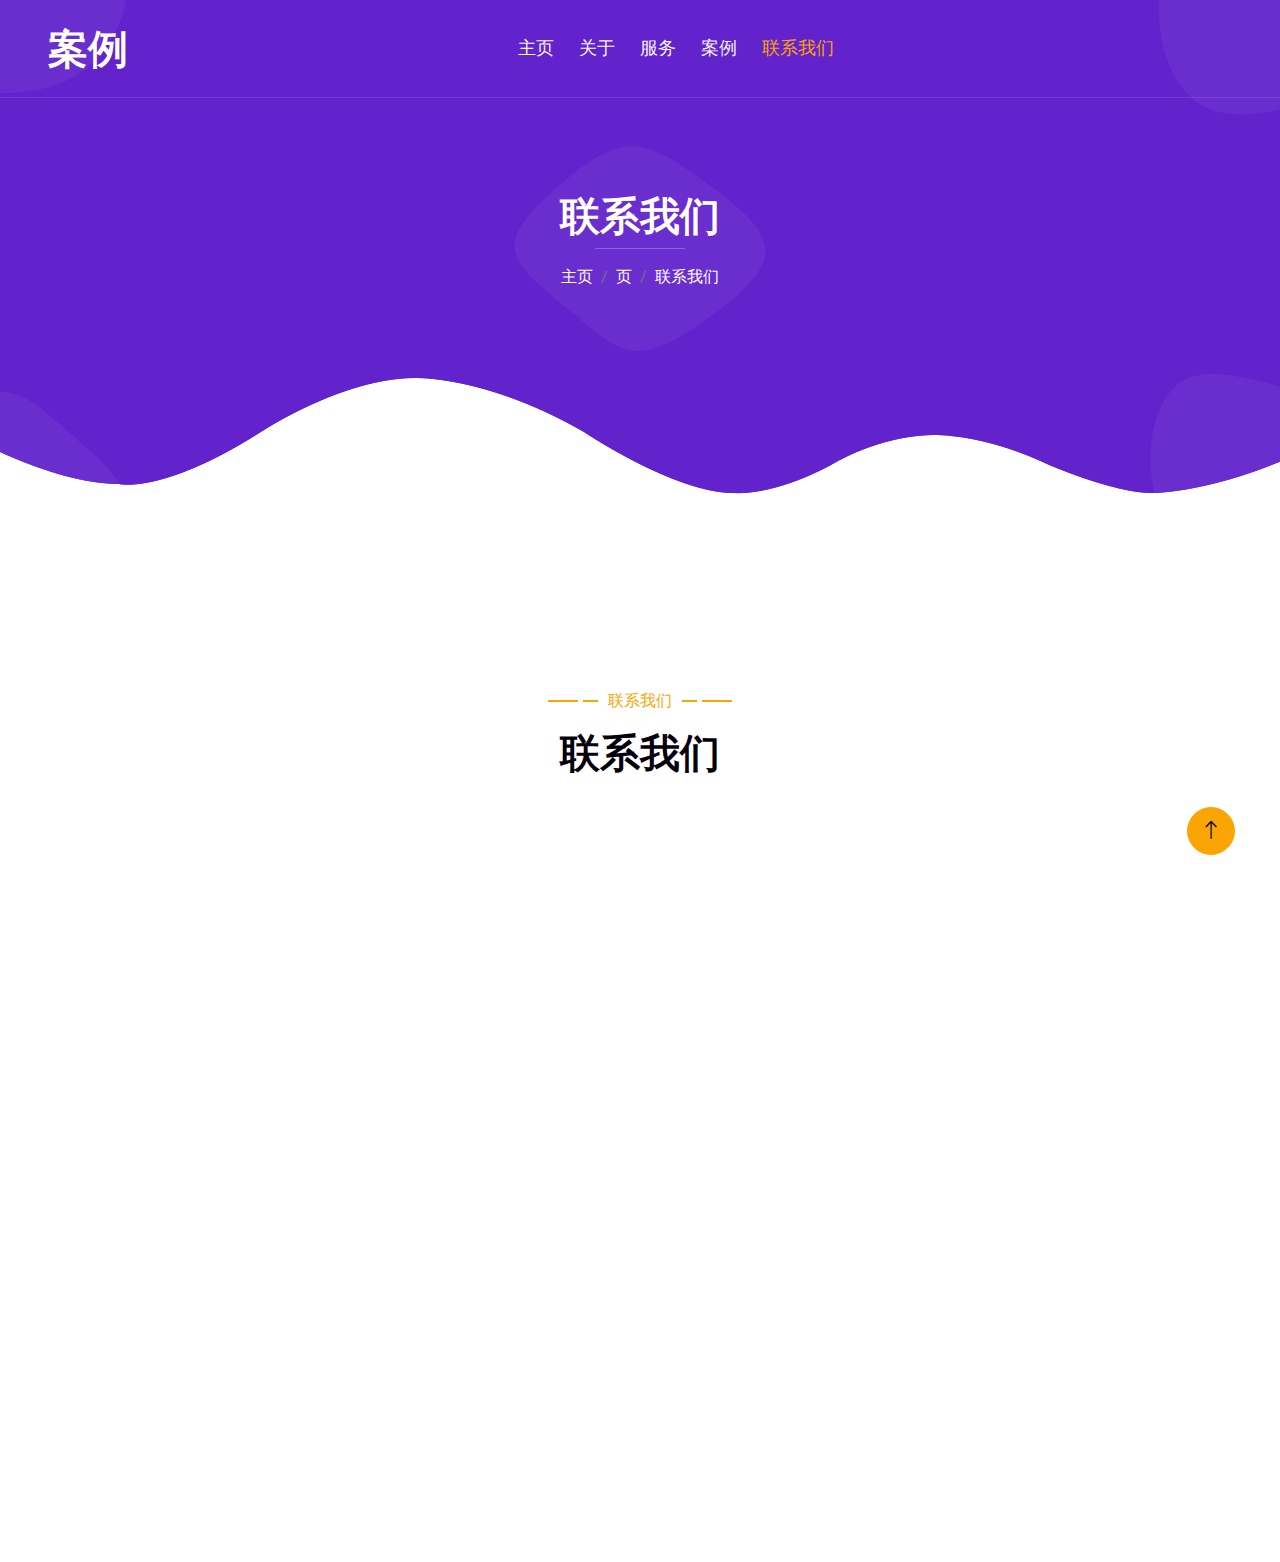
<file: contact.html>
<!DOCTYPE html>
<html lang="en">
<head>
<meta charset="utf-8">
<title>联系我们</title>
<meta content="width=device-width, initial-scale=1.0" name="viewport">
<meta content="" name="keywords">
<meta content="" name="description">



<link rel="preconnect" href="https://fonts.googleapis.com/">
<link rel="preconnect" href="https://fonts.gstatic.com/" crossorigin="">
<link href="static/css/css2.css" rel="stylesheet">

<link href="static/css/all.min.css" rel="stylesheet">
<link href="static/css/bootstrap-icons.css" rel="stylesheet">

<link href="static/css/animate.min.css" rel="stylesheet">
<link href="static/css/owl.carousel.min.css" rel="stylesheet">
<link href="static/css/lightbox.min.css" rel="stylesheet">

<link href="static/css/bootstrap.min.css" rel="stylesheet">

<link href="static/css/style.css" rel="stylesheet">
</head>
<body>
<div class="container-xxl bg-white p-0">

<div id="spinner" class="show bg-white position-fixed translate-middle w-100 vh-100 top-50 start-50 d-flex align-items-center justify-content-center">
<div class="spinner-grow text-primary" style="width: 3rem; height: 3rem;" role="status">
<span class="sr-only">Loading...</span>
</div>
</div>


<div class="container-xxl position-relative p-0">
<nav class="navbar navbar-expand-lg navbar-light px-4 px-lg-5 py-3 py-lg-0">
<a href="" class="navbar-brand p-0">
<h1 class="m-0">案例</h1>

</a>
<button class="navbar-toggler" type="button" data-bs-toggle="collapse" data-bs-target="#navbarCollapse">
<span class="fa fa-bars"></span>
</button>
<div class="collapse navbar-collapse" id="navbarCollapse">
<div class="navbar-nav mx-auto py-0">
<a href="index.html" class="nav-item nav-link">主页</a>
<a href="about.html" class="nav-item nav-link">关于</a>
<a href="service.html" class="nav-item nav-link">服务</a>
<a href="project.html" class="nav-item nav-link">案例</a>
<a href="" class="nav-item nav-link active">联系我们</a>
</div>
</div>
</nav>
<div class="container-xxl py-5 bg-primary hero-header">
<div class="container my-5 py-5 px-lg-5">
<div class="row g-5 py-5">
<div class="col-12 text-center">
<h1 class="text-white animated slideInDown">联系我们</h1>
 <hr class="bg-white mx-auto mt-0" style="width: 90px;">
<nav aria-label="breadcrumb">
<ol class="breadcrumb justify-content-center">
<li class="breadcrumb-item"><a class="text-white" href="#">主页</a></li>
<li class="breadcrumb-item"><a class="text-white" href="#">页</a></li>
<li class="breadcrumb-item text-white active" aria-current="page">联系我们</li>
</ol>
</nav>
</div>
</div>
</div>
</div>
</div>


<div class="container-xxl py-5">
<div class="container py-5 px-lg-5">
<div class="wow fadeInUp" data-wow-delay="0.1s">
<p class="section-title text-secondary justify-content-center"><span></span>联系我们<span></span></p>
<h1 class="text-center mb-5">联系我们</h1>
</div>
</div>
</div>


<div class="container-fluid bg-primary text-light footer wow fadeIn" data-wow-delay="0.1s">
    <div class="container py-5 px-lg-5">
    <div class="row g-5">
    <div class="col-md-6 col-lg-3">
    <p class="section-title text-white h5 mb-4">联系我们<span></span></p>
    <p><i class="fa fa-map-marker-alt me-3"></i>地址</p>
    <p><i class="fa fa-phone-alt me-3"></i>电话</p>
    <p><i class="fa fa-envelope me-3"></i>邮箱</p>
    </div>
    <div class="col-md-6 col-lg-3">
    <p class="section-title text-white h5 mb-4">快速链接<span></span></p>
    <a class="btn btn-link" href="about.html">关于我们</a>
    <a class="btn btn-link" href="contact.html">联系我们</a>
    <a class="btn btn-link" href="service.html">服务</a>
    <a class="btn btn-link" href="project.html">案例</a>
    <a class="btn btn-link" href="index.html">主页</a>
    </div>
    <div class="col-md-6 col-lg-3">
    <p class="section-title text-white h5 mb-4">案例<span></span></p>
    <div class="row g-2">
    <div class="col-4">
    <img class="img-fluid" src="static/picture/portfolio-1.jpg" alt="Image">
    </div>
    <div class="col-4">
    <img class="img-fluid" src="static/picture/portfolio-2.jpg" alt="Image">
    </div>
    <div class="col-4">
    <img class="img-fluid" src="static/picture/portfolio-3.jpg" alt="Image">
    </div>
    <div class="col-4">
    <img class="img-fluid" src="static/picture/portfolio-4.jpg" alt="Image">
    </div>
    <div class="col-4">
    <img class="img-fluid" src="static/picture/portfolio-5.jpg" alt="Image">
    </div>
    <div class="col-4">
    <img class="img-fluid" src="static/picture/portfolio-6.jpg" alt="Image">
    </div>
    </div>
    </div>
    <div class="col-md-6 col-lg-3">
    <p class="section-title text-white h5 mb-4">联系我们<span></span></p>
    <p>快速联系我们/////</p>
    <div class="position-relative w-100 mt-3">
      <a href="contact.html" class="btn btn-primary py-sm-3 px-sm-5 rounded-pill mt-3">点击联系我们</a>
    </div>
    </div>
    </div>
    </div>
    <div class="container px-lg-5">
    <div class="copyright">
    <div class="row">
    <div class="col-md-6 text-center text-md-start mb-3 mb-md-0">
    Copyright &copy; 2022.案例<a target="_blank" ></a>
    
    
    </div>
    </div>
    </div>
    </div>
    </div>
    


<a class="btn btn-lg btn-secondary btn-lg-square back-to-top"><i class="bi bi-arrow-up"></i></a>
</div>

<script data-cfasync="false" src="static/js/email-decode.min.js"></script><script src="static/js/jquery-3.4.1.min.js" type="1c4afa1a7c7a8e76c2df1ab8-text/javascript"></script>
<script src="static/js/bootstrap.bundle.min.js" type="1c4afa1a7c7a8e76c2df1ab8-text/javascript"></script>
<script src="static/js/wow.min.js" type="1c4afa1a7c7a8e76c2df1ab8-text/javascript"></script>
<script src="static/js/easing.min.js" type="1c4afa1a7c7a8e76c2df1ab8-text/javascript"></script>
<script src="static/js/waypoints.min.js" type="1c4afa1a7c7a8e76c2df1ab8-text/javascript"></script>
<script src="static/js/counterup.min.js" type="1c4afa1a7c7a8e76c2df1ab8-text/javascript"></script>
<script src="static/js/owl.carousel.min.js" type="1c4afa1a7c7a8e76c2df1ab8-text/javascript"></script>
<script src="static/js/isotope.pkgd.min.js" type="1c4afa1a7c7a8e76c2df1ab8-text/javascript"></script>
<script src="static/js/lightbox.min.js" type="1c4afa1a7c7a8e76c2df1ab8-text/javascript"></script>

<script src="static/js/main.js" type="1c4afa1a7c7a8e76c2df1ab8-text/javascript"></script>
<script src="static/js/rocket-loader.min.js" data-cf-settings="1c4afa1a7c7a8e76c2df1ab8-|49" defer=""></script></body>
</html>
</file>
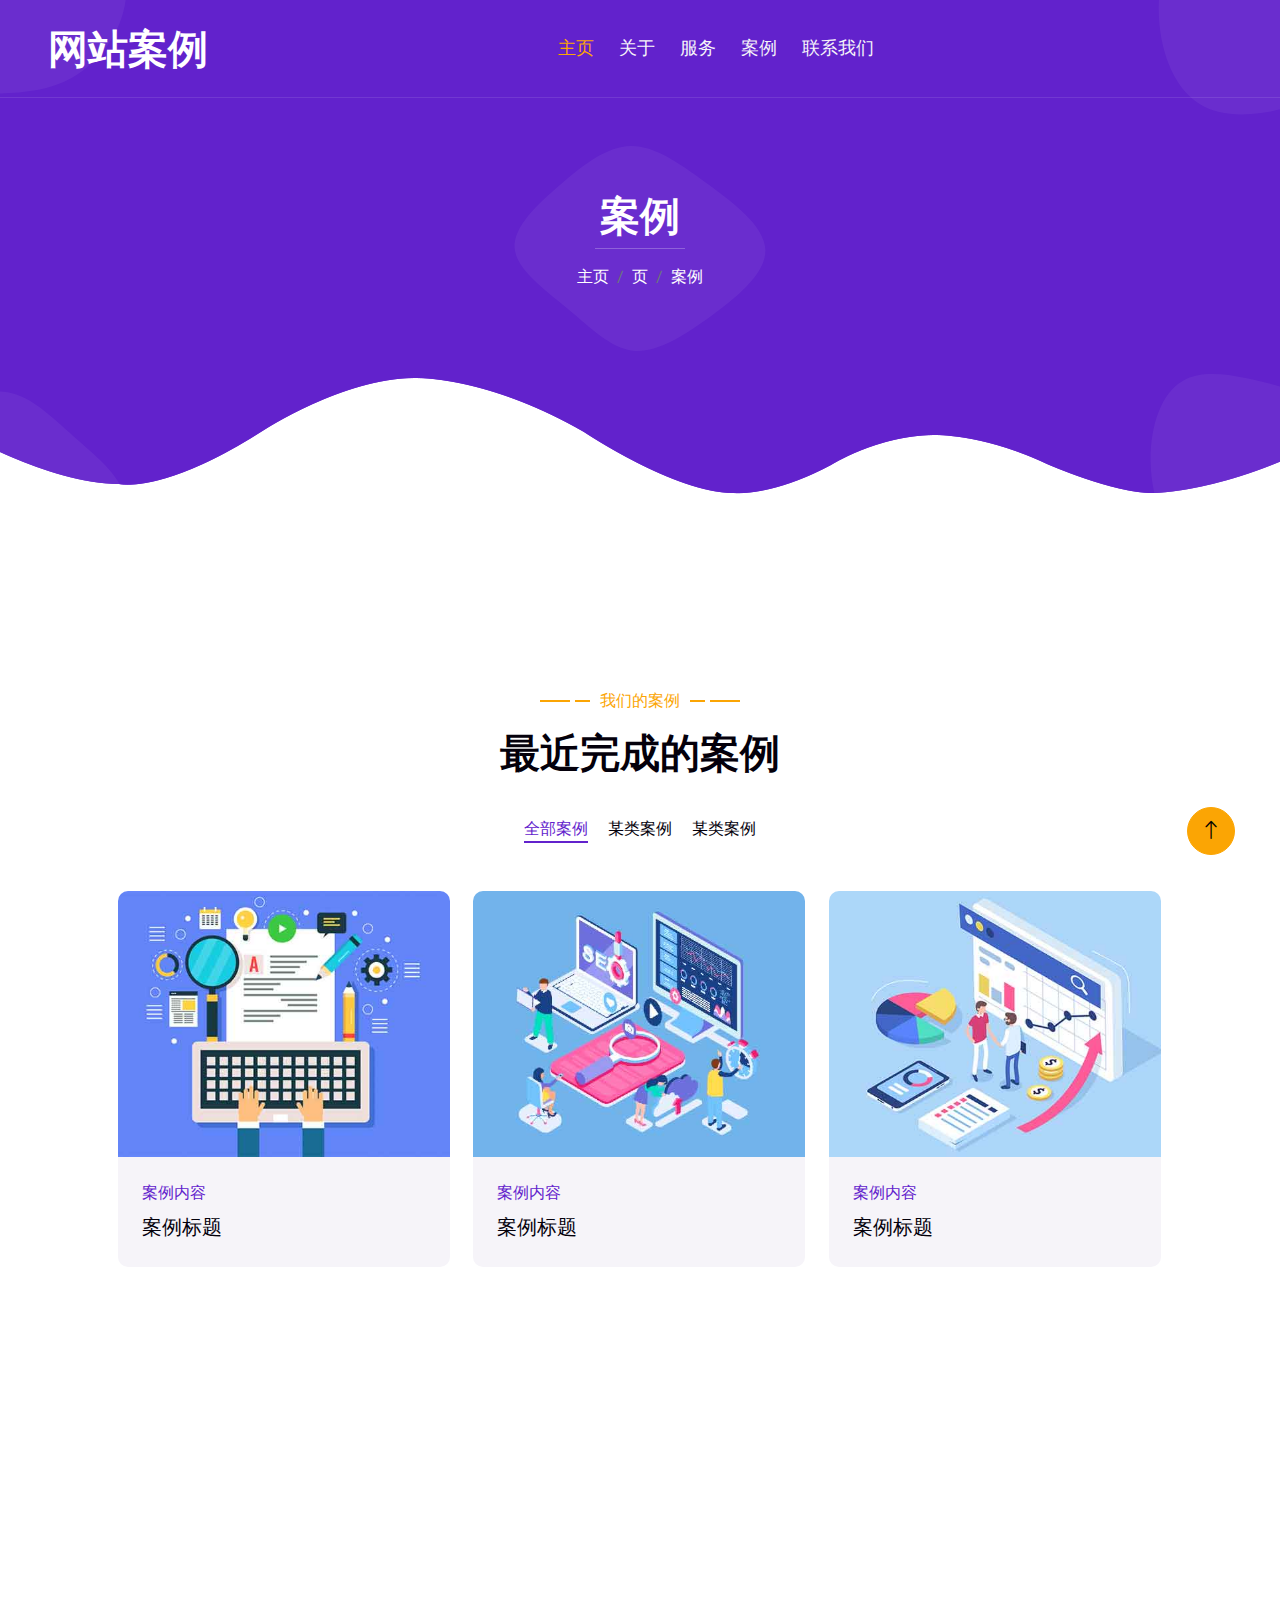
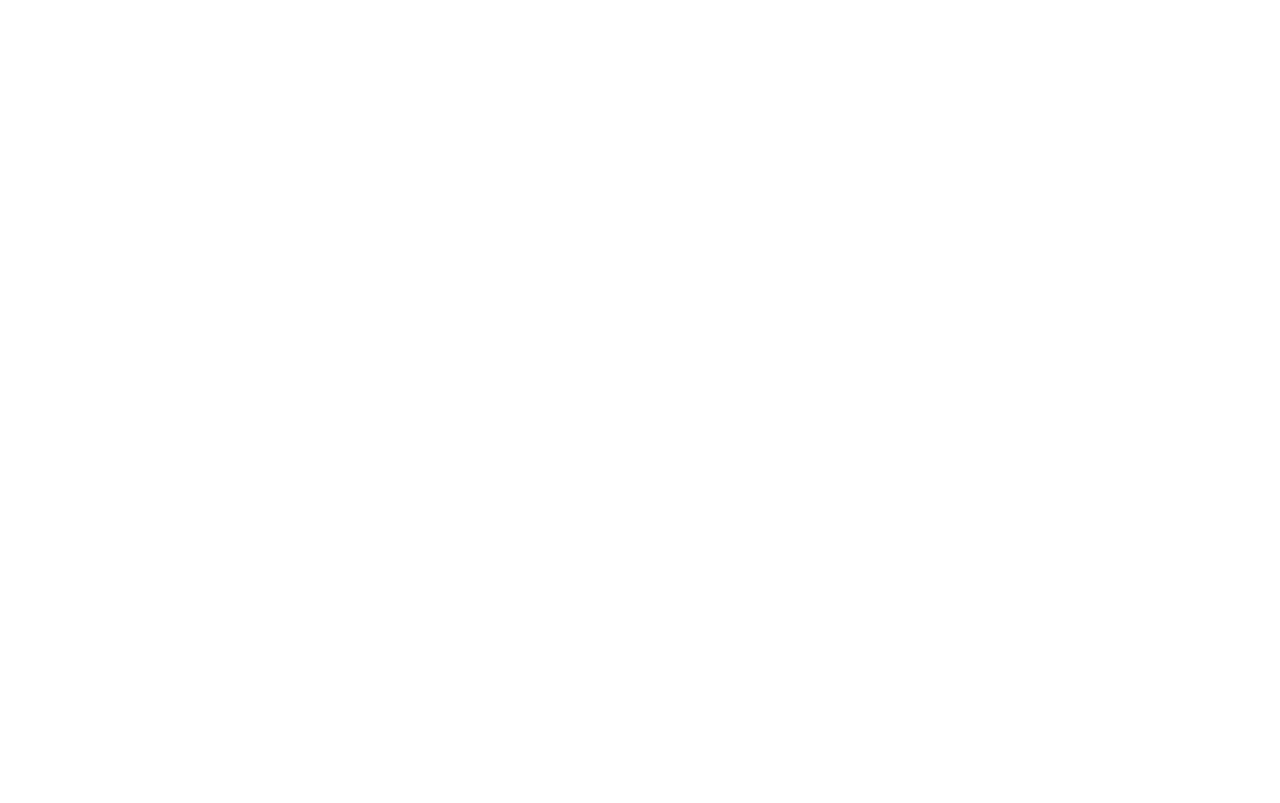
<file: project.html>
<!DOCTYPE html>
<html lang="en">
<head>
<meta charset="utf-8">
<title>案例</title>
<meta content="width=device-width, initial-scale=1.0" name="viewport">
<meta content="" name="keywords">
<meta content="" name="description">



<link rel="preconnect" href="https://fonts.googleapis.com/">
<link rel="preconnect" href="https://fonts.gstatic.com/" crossorigin="">
<link href="static/css/css2.css" rel="stylesheet">

<link href="static/css/all.min.css" rel="stylesheet">
<link href="static/css/bootstrap-icons.css" rel="stylesheet">

<link href="static/css/animate.min.css" rel="stylesheet">
<link href="static/css/owl.carousel.min.css" rel="stylesheet">
<link href="static/css/lightbox.min.css" rel="stylesheet">

<link href="static/css/bootstrap.min.css" rel="stylesheet">

<link href="static/css/style.css" rel="stylesheet">
</head>
<body>
<div class="container-xxl bg-white p-0">

<div id="spinner" class="show bg-white position-fixed translate-middle w-100 vh-100 top-50 start-50 d-flex align-items-center justify-content-center">
<div class="spinner-grow text-primary" style="width: 3rem; height: 3rem;" role="status">
<span class="sr-only">Loading...</span>
</div>
</div>


<div class="container-xxl position-relative p-0">
    <nav class="navbar navbar-expand-lg navbar-light px-4 px-lg-5 py-3 py-lg-0">
        <a href="" class="navbar-brand p-0">
        <h1 class="m-0">网站案例</h1>
        
        </a>
        <button class="navbar-toggler" type="button" data-bs-toggle="collapse" data-bs-target="#navbarCollapse">
        <span class="fa fa-bars"></span>
        </button>
        <div class="collapse navbar-collapse" id="navbarCollapse">
        <div class="navbar-nav mx-auto py-0">
        <a href="index.html" class="nav-item nav-link active">主页</a>
        <a href="about.html" class="nav-item nav-link">关于</a>
        <a href="service.html" class="nav-item nav-link">服务</a>
        <a href="project.html" class="nav-item nav-link">案例</a>
        
        <a href="contact.html" class="nav-item nav-link">联系我们</a>
        </div>
        </div>
        </nav>
<div class="container-xxl py-5 bg-primary hero-header">
<div class="container my-5 py-5 px-lg-5">
<div class="row g-5 py-5">
<div class="col-12 text-center">
<h1 class="text-white animated slideInDown">案例</h1>
 <hr class="bg-white mx-auto mt-0" style="width: 90px;">
<nav aria-label="breadcrumb">
<ol class="breadcrumb justify-content-center">
<li class="breadcrumb-item"><a class="text-white" href="#">主页</a></li>
<li class="breadcrumb-item"><a class="text-white" href="#">页</a></li>
<li class="breadcrumb-item text-white active" aria-current="page">案例</li>
</ol>
</nav>
</div>
</div>
</div>
</div>
</div>


<div class="container-xxl py-5">
    <div class="container py-5 px-lg-5">
    <div class="wow fadeInUp" data-wow-delay="0.1s">
    <p class="section-title text-secondary justify-content-center"><span></span>我们的案例<span></span></p>
    <h1 class="text-center mb-5">最近完成的案例</h1>
    </div>
    <div class="row mt-n2 wow fadeInUp" data-wow-delay="0.3s">
    <div class="col-12 text-center">
    <ul class="list-inline mb-5" id="portfolio-flters">
    <li class="mx-2 active" data-filter="*">全部案例</li>
    <li class="mx-2" data-filter=".first">某类案例</li>
    <li class="mx-2" data-filter=".second">某类案例</li>
    </ul>
    </div>
    </div>
    <div class="row g-4 portfolio-container">
    <div class="col-lg-4 col-md-6 portfolio-item first wow fadeInUp" data-wow-delay="0.1s">
    <div class="rounded overflow-hidden">
    <div class="position-relative overflow-hidden">
    <img class="img-fluid w-100" src="static/picture/portfolio-1.jpg" alt="">
    <div class="portfolio-overlay">
    <a class="btn btn-square btn-outline-light mx-1" href="static/picture/portfolio-1.jpg" data-lightbox="portfolio"><i class="fa fa-eye"></i></a>
    <a class="btn btn-square btn-outline-light mx-1" href=""><i class="fa fa-link"></i></a>
    </div>
    </div>
    <div class="bg-light p-4">
    <p class="text-primary fw-medium mb-2">案例内容</p>
    <h5 class="lh-base mb-0">案例标题</h5></div>
    </div>
    </div>
    <div class="col-lg-4 col-md-6 portfolio-item second wow fadeInUp" data-wow-delay="0.3s">
    <div class="rounded overflow-hidden">
    <div class="position-relative overflow-hidden">
    <img class="img-fluid w-100" src="static/picture/portfolio-2.jpg" alt="">
    <div class="portfolio-overlay">
    <a class="btn btn-square btn-outline-light mx-1" href="static/picture/portfolio-2.jpg" data-lightbox="portfolio"><i class="fa fa-eye"></i></a>
    <a class="btn btn-square btn-outline-light mx-1" href=""><i class="fa fa-link"></i></a>
    </div>
    </div>
    <div class="bg-light p-4">
    <p class="text-primary fw-medium mb-2">案例内容</p>
    <h5 class="lh-base mb-0">案例标题</h5></div>
    </div>
    </div>
    <div class="col-lg-4 col-md-6 portfolio-item first wow fadeInUp" data-wow-delay="0.5s">
    <div class="rounded overflow-hidden">
    <div class="position-relative overflow-hidden">
    <img class="img-fluid w-100" src="static/picture/portfolio-3.jpg" alt="">
    <div class="portfolio-overlay">
    <a class="btn btn-square btn-outline-light mx-1" href="static/picture/portfolio-3.jpg" data-lightbox="portfolio"><i class="fa fa-eye"></i></a>
    <a class="btn btn-square btn-outline-light mx-1" href=""><i class="fa fa-link"></i></a>
    </div>
    </div>
    <div class="bg-light p-4">
    <p class="text-primary fw-medium mb-2">案例内容</p>
    <h5 class="lh-base mb-0">案例标题</h5></div>
    </div>
    </div>
    <div class="col-lg-4 col-md-6 portfolio-item second wow fadeInUp" data-wow-delay="0.1s">
    <div class="rounded overflow-hidden">
    <div class="position-relative overflow-hidden">
    <img class="img-fluid w-100" src="static/picture/portfolio-4.jpg" alt="">
    <div class="portfolio-overlay">
    <a class="btn btn-square btn-outline-light mx-1" href="static/picture/portfolio-4.jpg" data-lightbox="portfolio"><i class="fa fa-eye"></i></a>
    <a class="btn btn-square btn-outline-light mx-1" href=""><i class="fa fa-link"></i></a>
    </div>
    </div>
    <div class="bg-light p-4">
    <p class="text-primary fw-medium mb-2">案例内容</p>
    <h5 class="lh-base mb-0">案例标题</h5></div>
    </div>
    </div>
    <div class="col-lg-4 col-md-6 portfolio-item first wow fadeInUp" data-wow-delay="0.3s">
    <div class="rounded overflow-hidden">
    <div class="position-relative overflow-hidden">
    <img class="img-fluid w-100" src="static/picture/portfolio-5.jpg" alt="">
    <div class="portfolio-overlay">
    <a class="btn btn-square btn-outline-light mx-1" href="static/picture/portfolio-5.jpg" data-lightbox="portfolio"><i class="fa fa-eye"></i></a>
    <a class="btn btn-square btn-outline-light mx-1" href=""><i class="fa fa-link"></i></a>
    </div>
    </div>
    <div class="bg-light p-4">
    <p class="text-primary fw-medium mb-2">案例内容</p>
    <h5 class="lh-base mb-0">案例标题</h5></div>
    </div>
    </div>
    <div class="col-lg-4 col-md-6 portfolio-item second wow fadeInUp" data-wow-delay="0.5s">
    <div class="rounded overflow-hidden">
    <div class="position-relative overflow-hidden">
    <img class="img-fluid w-100" src="static/picture/portfolio-6.jpg" alt="">
    <div class="portfolio-overlay">
    <a class="btn btn-square btn-outline-light mx-1" href="static/picture/portfolio-6.jpg" data-lightbox="portfolio"><i class="fa fa-eye"></i></a>
    <a class="btn btn-square btn-outline-light mx-1" href=""><i class="fa fa-link"></i></a>
    </div>
    </div>
    <div class="bg-light p-4">
    <p class="text-primary fw-medium mb-2">案例内容</p>
     <h5 class="lh-base mb-0">案例标题</h5></div>
    </div>
    </div>
    </div>
    </div>
    </div>

    <div class="container-fluid bg-primary text-light footer wow fadeIn" data-wow-delay="0.1s">
        <div class="container py-5 px-lg-5">
        <div class="row g-5">
        <div class="col-md-6 col-lg-3">
        <p class="section-title text-white h5 mb-4">联系我们<span></span></p>
        <p><i class="fa fa-map-marker-alt me-3"></i>地址</p>
        <p><i class="fa fa-phone-alt me-3"></i>电话</p>
        <p><i class="fa fa-envelope me-3"></i>邮箱</p>
        </div>
        <div class="col-md-6 col-lg-3">
        <p class="section-title text-white h5 mb-4">快速链接<span></span></p>
        <a class="btn btn-link" href="about.html">关于我们</a>
        <a class="btn btn-link" href="contact.html">联系我们</a>
        <a class="btn btn-link" href="service.html">服务</a>
        <a class="btn btn-link" href="project.html">案例</a>
        <a class="btn btn-link" href="index.html">主页</a>
        </div>
        <div class="col-md-6 col-lg-3">
        <p class="section-title text-white h5 mb-4">案例<span></span></p>
        <div class="row g-2">
        <div class="col-4">
        <img class="img-fluid" src="static/picture/portfolio-1.jpg" alt="Image">
        </div>
        <div class="col-4">
        <img class="img-fluid" src="static/picture/portfolio-2.jpg" alt="Image">
        </div>
        <div class="col-4">
        <img class="img-fluid" src="static/picture/portfolio-3.jpg" alt="Image">
        </div>
        <div class="col-4">
        <img class="img-fluid" src="static/picture/portfolio-4.jpg" alt="Image">
        </div>
        <div class="col-4">
        <img class="img-fluid" src="static/picture/portfolio-5.jpg" alt="Image">
        </div>
        <div class="col-4">
        <img class="img-fluid" src="static/picture/portfolio-6.jpg" alt="Image">
        </div>
        </div>
        </div>
        <div class="col-md-6 col-lg-3">
        <p class="section-title text-white h5 mb-4">联系我们<span></span></p>
        <p>快速联系我们/////</p>
        <div class="position-relative w-100 mt-3">
          <a href="contact.html" class="btn btn-primary py-sm-3 px-sm-5 rounded-pill mt-3">点击联系我们</a>
        </div>
        </div>
        </div>
        </div>
        <div class="container px-lg-5">
        <div class="copyright">
        <div class="row">
        <div class="col-md-6 text-center text-md-start mb-3 mb-md-0">
        Copyright &copy; 2022.案例<a target="_blank" ></a>
        
        
        </div>
        </div>
        </div>
        </div>
        </div>
        


<a  class="btn btn-lg btn-secondary btn-lg-square back-to-top"><i class="bi bi-arrow-up"></i></a>
</div>

<script data-cfasync="false" src="static/js/email-decode.min.js"></script><script src="static/js/jquery-3.4.1.min.js" type="08e6e6b088194d3336f82d58-text/javascript"></script>
<script src="static/js/bootstrap.bundle.min.js" type="08e6e6b088194d3336f82d58-text/javascript"></script>
<script src="static/js/wow.min.js" type="08e6e6b088194d3336f82d58-text/javascript"></script>
<script src="static/js/easing.min.js" type="08e6e6b088194d3336f82d58-text/javascript"></script>
<script src="static/js/waypoints.min.js" type="08e6e6b088194d3336f82d58-text/javascript"></script>
<script src="static/js/counterup.min.js" type="08e6e6b088194d3336f82d58-text/javascript"></script>
<script src="static/js/owl.carousel.min.js" type="08e6e6b088194d3336f82d58-text/javascript"></script>
<script src="static/js/isotope.pkgd.min.js" type="08e6e6b088194d3336f82d58-text/javascript"></script>
<script src="static/js/lightbox.min.js" type="08e6e6b088194d3336f82d58-text/javascript"></script>

<script src="static/js/main.js" type="08e6e6b088194d3336f82d58-text/javascript"></script>
<script src="static/js/rocket-loader.min.js" data-cf-settings="08e6e6b088194d3336f82d58-|49" defer=""></script></body>
</html>
</file>
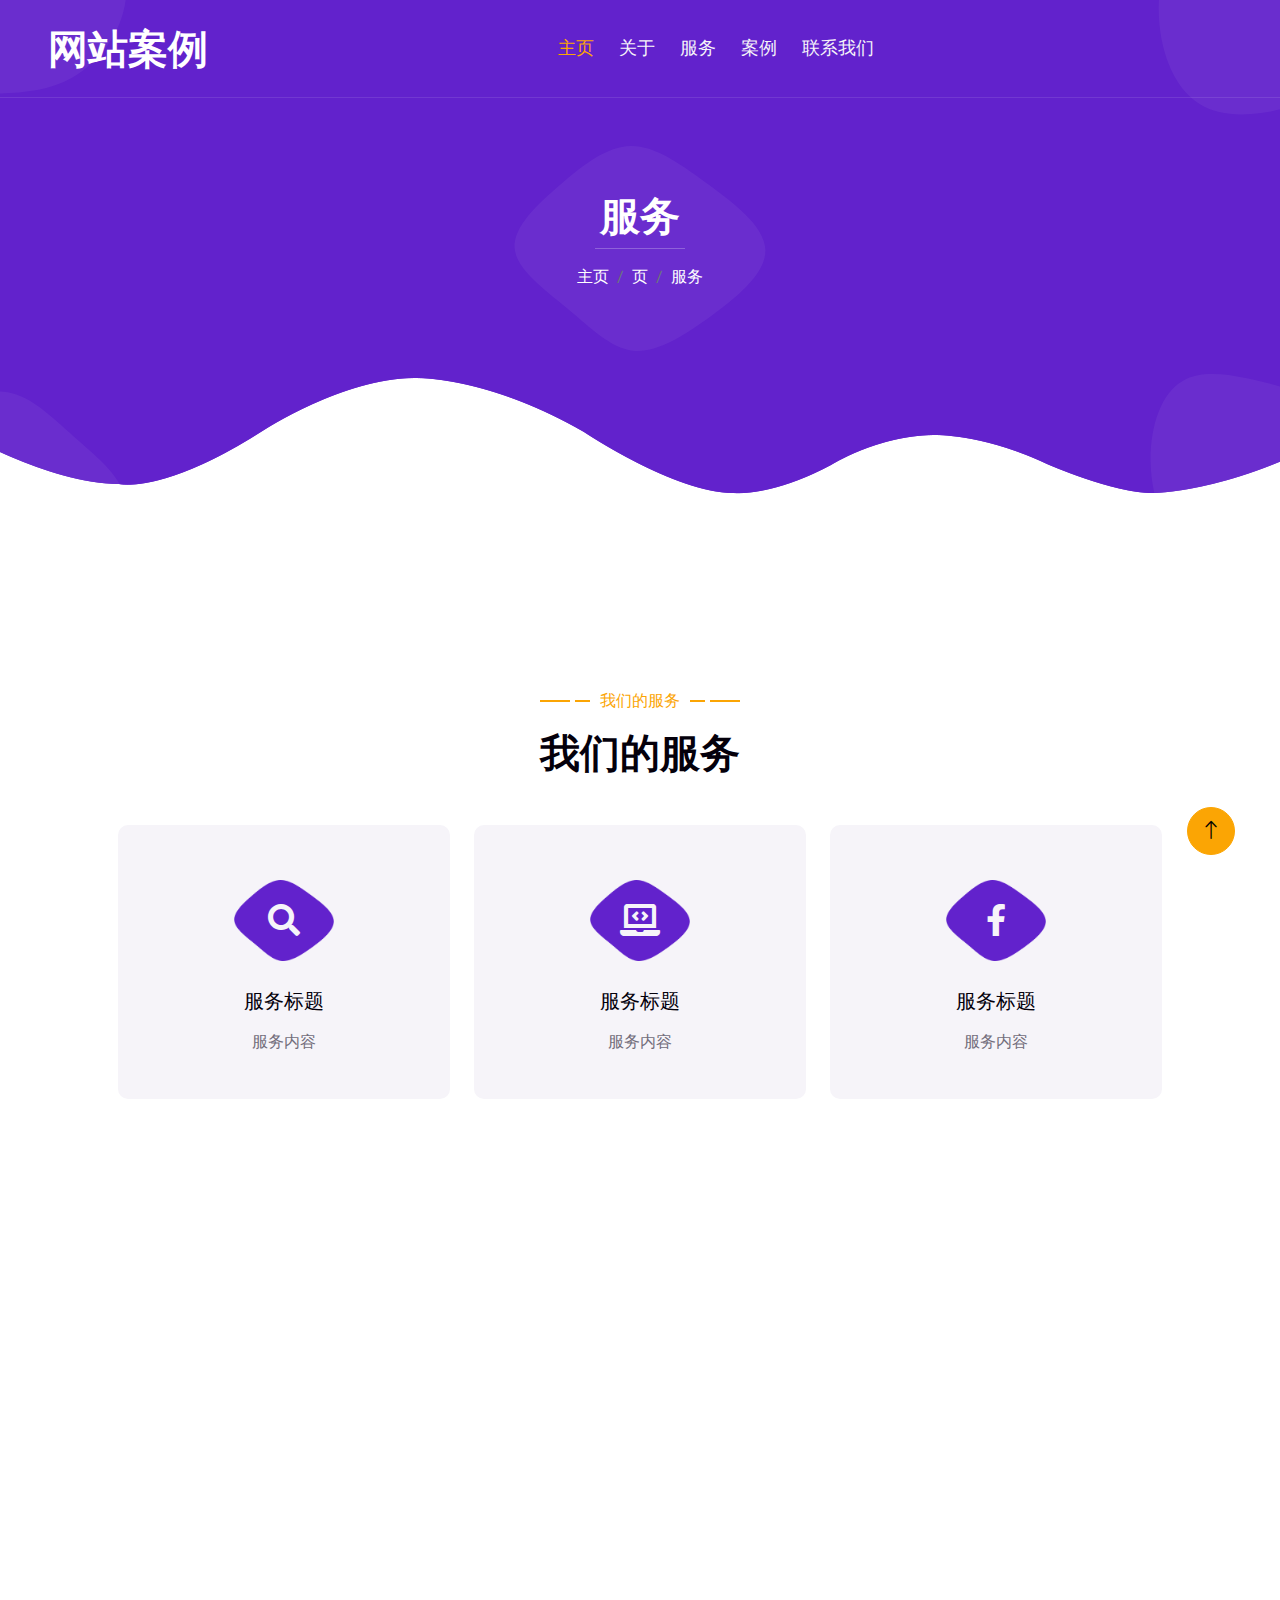
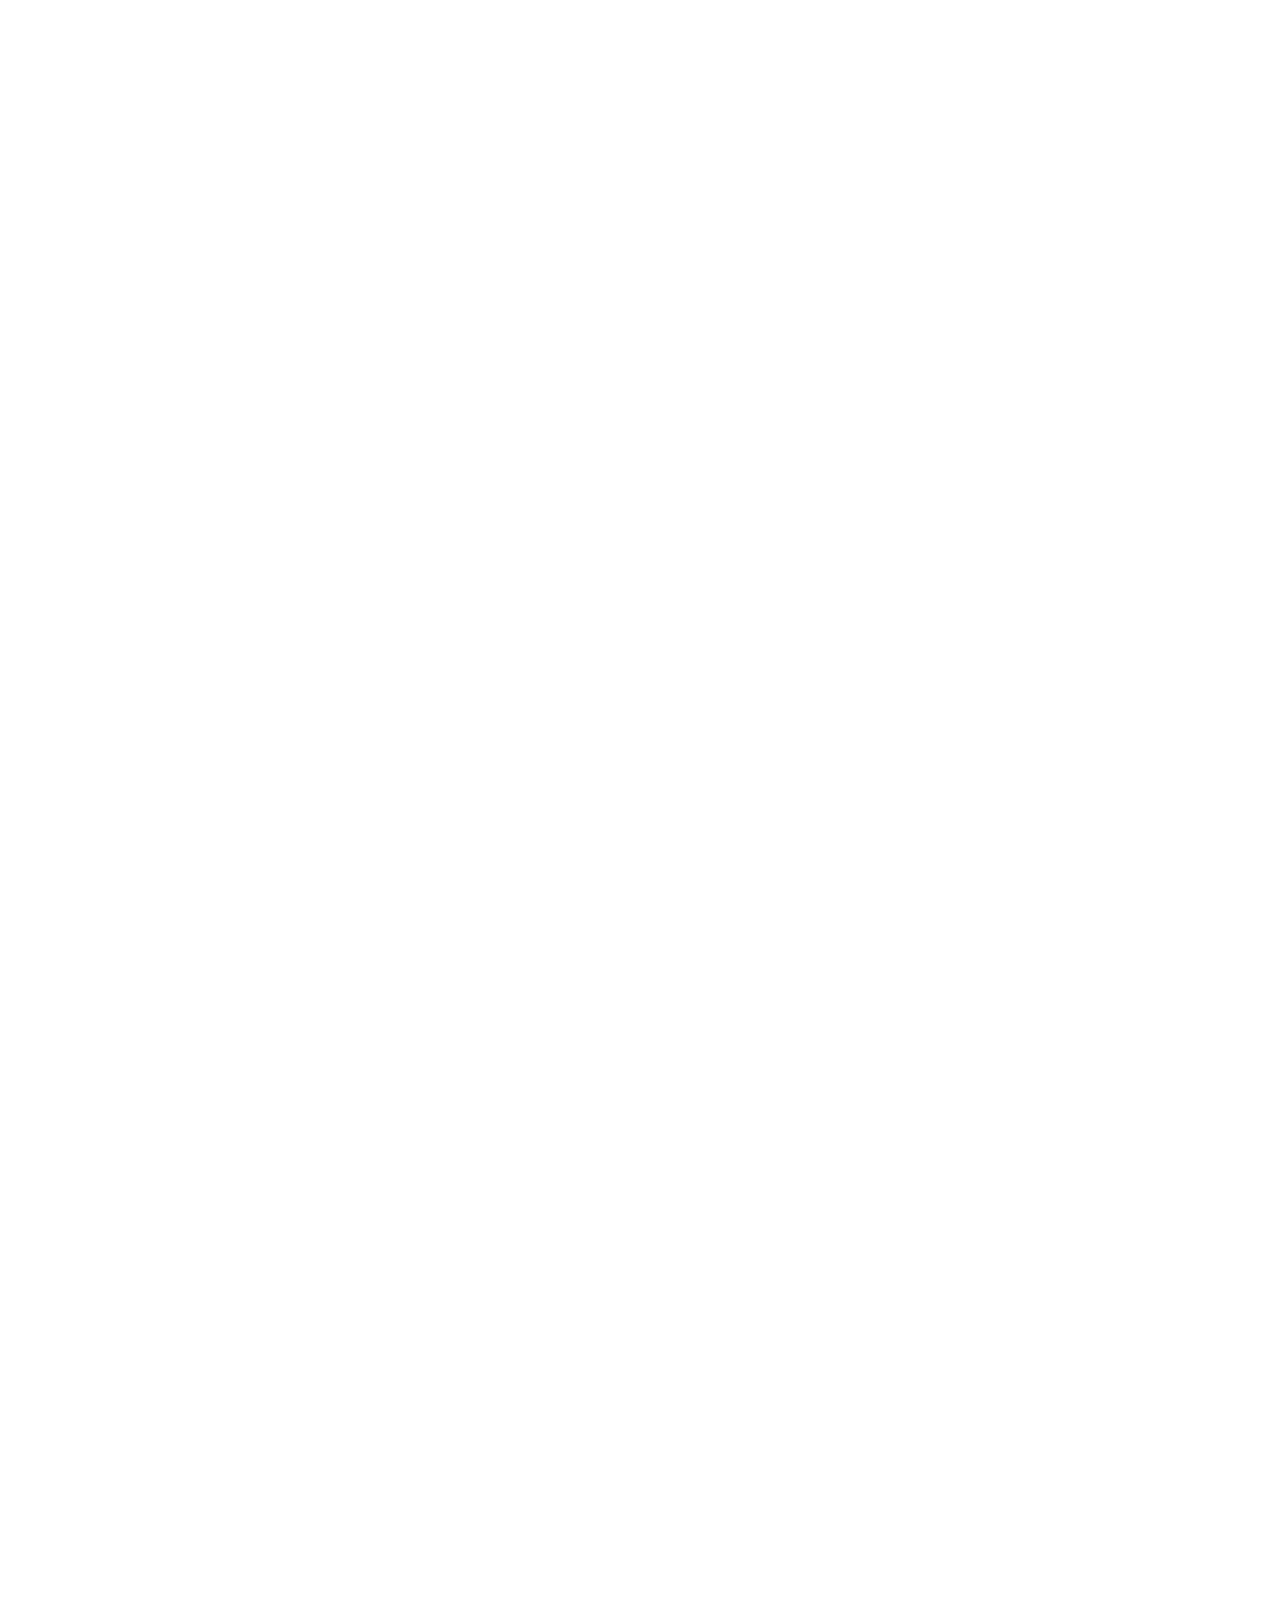
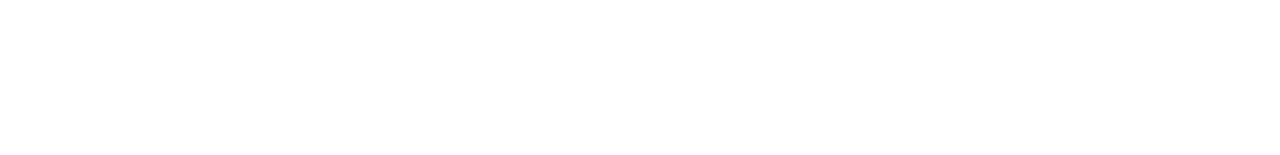
<file: service.html>
<!DOCTYPE html>
<html lang="en">
<head>
<meta charset="utf-8">
<title>服务</title>
<meta content="width=device-width, initial-scale=1.0" name="viewport">
<meta content="" name="keywords">
<meta content="" name="description">



<link rel="preconnect" href="https://fonts.googleapis.com/">
<link rel="preconnect" href="https://fonts.gstatic.com/" crossorigin="">
<link href="static/css/css2.css" rel="stylesheet">

<link href="static/css/all.min.css" rel="stylesheet">
<link href="static/css/bootstrap-icons.css" rel="stylesheet">

<link href="static/css/animate.min.css" rel="stylesheet">
<link href="static/css/owl.carousel.min.css" rel="stylesheet">
<link href="static/css/lightbox.min.css" rel="stylesheet">

<link href="static/css/bootstrap.min.css" rel="stylesheet">

<link href="static/css/style.css" rel="stylesheet">
</head>
<body>
<div class="container-xxl bg-white p-0">

<div id="spinner" class="show bg-white position-fixed translate-middle w-100 vh-100 top-50 start-50 d-flex align-items-center justify-content-center">
<div class="spinner-grow text-primary" style="width: 3rem; height: 3rem;" role="status">
<span class="sr-only">Loading...</span>
</div>
</div>


<div class="container-xxl position-relative p-0">
    <nav class="navbar navbar-expand-lg navbar-light px-4 px-lg-5 py-3 py-lg-0">
        <a href="" class="navbar-brand p-0">
        <h1 class="m-0">网站案例</h1>
        
        </a>
        <button class="navbar-toggler" type="button" data-bs-toggle="collapse" data-bs-target="#navbarCollapse">
        <span class="fa fa-bars"></span>
        </button>
        <div class="collapse navbar-collapse" id="navbarCollapse">
        <div class="navbar-nav mx-auto py-0">
        <a href="index.html" class="nav-item nav-link active">主页</a>
        <a href="about.html" class="nav-item nav-link">关于</a>
        <a href="service.html" class="nav-item nav-link">服务</a>
        <a href="project.html" class="nav-item nav-link">案例</a>
        
        <a href="contact.html" class="nav-item nav-link">联系我们</a>
        </div>
        </div>
        </nav>
<div class="container-xxl py-5 bg-primary hero-header">
<div class="container my-5 py-5 px-lg-5">
<div class="row g-5 py-5">
<div class="col-12 text-center">
<h1 class="text-white animated slideInDown">服务</h1>
 <hr class="bg-white mx-auto mt-0" style="width: 90px;">
<nav aria-label="breadcrumb">
<ol class="breadcrumb justify-content-center">
<li class="breadcrumb-item"><a class="text-white" href="#">主页</a></li>
<li class="breadcrumb-item"><a class="text-white" href="#">页</a></li>
<li class="breadcrumb-item text-white active" aria-current="page">服务</li>
</ol>
</nav>
</div>
</div>
</div>
</div>
</div>


<div class="container-xxl py-5">
    <div class="container py-5 px-lg-5">
    <div class="wow fadeInUp" data-wow-delay="0.1s">
    <p class="section-title text-secondary justify-content-center"><span></span>我们的服务<span></span></p>
    <h1 class="text-center mb-5">我们的服务</h1>
    </div>
    <div class="row g-4">
    <div class="col-lg-4 col-md-6 wow fadeInUp" data-wow-delay="0.1s">
    <div class="service-item d-flex flex-column text-center rounded">
    <div class="service-icon flex-shrink-0">
    <i class="fa fa-search fa-2x"></i>
    </div>
    <h5 class="mb-3">服务标题</h5>
    <p class="m-0">服务内容</p>
    <a class="btn btn-square" href=""><i class="fa fa-arrow-right"></i></a>
    </div>
    </div>
    <div class="col-lg-4 col-md-6 wow fadeInUp" data-wow-delay="0.3s">
    <div class="service-item d-flex flex-column text-center rounded">
    <div class="service-icon flex-shrink-0">
    <i class="fa fa-laptop-code fa-2x"></i>
    </div>
     <h5 class="mb-3">服务标题</h5>
    <p class="m-0">服务内容</p>
    <a class="btn btn-square" href=""><i class="fa fa-arrow-right"></i></a>
    </div>
    </div>
    <div class="col-lg-4 col-md-6 wow fadeInUp" data-wow-delay="0.5s">
    <div class="service-item d-flex flex-column text-center rounded">
    <div class="service-icon flex-shrink-0">
    <i class="fab fa-facebook-f fa-2x"></i>
    </div>
    <h5 class="mb-3">服务标题</h5>
    <p class="m-0">服务内容</p>
    <a class="btn btn-square" href=""><i class="fa fa-arrow-right"></i></a>
    </div>
    </div>
    <div class="col-lg-4 col-md-6 wow fadeInUp" data-wow-delay="0.1s">
    <div class="service-item d-flex flex-column text-center rounded">
    <div class="service-icon flex-shrink-0">
    <i class="fa fa-mail-bulk fa-2x"></i>
    </div>
    <h5 class="mb-3">服务标题</h5>
    <p class="m-0">服务内容</p>
    <a class="btn btn-square" href=""><i class="fa fa-arrow-right"></i></a>
    </div>
    </div>
    <div class="col-lg-4 col-md-6 wow fadeInUp" data-wow-delay="0.3s">
    <div class="service-item d-flex flex-column text-center rounded">
    <div class="service-icon flex-shrink-0">
    <i class="fa fa-thumbs-up fa-2x"></i>
    </div>
    <h5 class="mb-3">服务标题</h5>
    <p class="m-0">服务内容</p>
    <a class="btn btn-square" href=""><i class="fa fa-arrow-right"></i></a>
    </div>
    </div>
    <div class="col-lg-4 col-md-6 wow fadeInUp" data-wow-delay="0.5s">
    <div class="service-item d-flex flex-column text-center rounded">
    <div class="service-icon flex-shrink-0">
    <i class="fab fa-android fa-2x"></i>
    </div>
    <h5 class="mb-3">服务标题</h5>
    <p class="m-0">服务内容</p>
    <a class="btn btn-square" href=""><i class="fa fa-arrow-right"></i></a>
    </div>
    </div>
    </div>
    </div>
    </div>


    <div class="container-xxl bg-primary newsletter py-5 wow fadeInUp" data-wow-delay="0.1s">
        <div class="container py-5 px-lg-5">
        <div class="row justify-content-center">
        <div class="col-lg-7 text-center">
        <p class="section-title text-white justify-content-center"><span></span>时事通讯<span></span></p>
        <h1 class="text-center text-white mb-4">联系我们</h1>
        <p class="text-white mb-4">保持联系我们</p>
        <div class="position-relative w-100 mt-3">
          <a href="contact.html" class="btn btn-primary py-sm-3 px-sm-5 rounded-pill mt-3">联系我们</a>
        </div>
        </div>
        </div>
        </div>
        </div>

        <div class="container-xxl py-5 wow fadeInUp" data-wow-delay="0.1s">
            <div class="container py-5 px-lg-5">
            <p class="section-title text-secondary justify-content-center"><span></span>客户怎么说<span></span></p>
            <h1 class="text-center mb-5">我们的客户怎么说</h1>
            <div class="owl-carousel testimonial-carousel">
            <div class="testimonial-item bg-light rounded my-4">
            <p class="fs-5"><i class="fa fa-quote-left fa-4x text-primary mt-n4 me-3"></i>很好</p>
            <div class="d-flex align-items-center">
            <img class="img-fluid flex-shrink-0 rounded-circle" src="static/picture/1.jpg" style="width: 65px; height: 65px;">
            <div class="ps-4">
            <h5 class="mb-1">匿名客户</h5>
            <span>联系方式</span>
            </div>
            </div>
            </div>
            <div class="testimonial-item bg-light rounded my-4">
            <p class="fs-5"><i class="fa fa-quote-left fa-4x text-primary mt-n4 me-3"></i>很好</p>
            <div class="d-flex align-items-center">
            <img class="img-fluid flex-shrink-0 rounded-circle" src="static/picture/1.jpg" style="width: 65px; height: 65px;">
            <div class="ps-4">
            <h5 class="mb-1">匿名客户</h5>
            <span>联系方式</span>
            </div>
            </div>
            </div>
            <div class="testimonial-item bg-light rounded my-4">
            <p class="fs-5"><i class="fa fa-quote-left fa-4x text-primary mt-n4 me-3"></i>很好</p>
            <div class="d-flex align-items-center">
            <img class="img-fluid flex-shrink-0 rounded-circle" src="static/picture/1.jpg" style="width: 65px; height: 65px;">
            <div class="ps-4">
            <h5 class="mb-1">匿名客户</h5>
            <span>联系方式</span>
            </div>
            </div>
            </div>
            </div>
            </div>
            </div>

<div class="container-fluid bg-primary text-light footer wow fadeIn" data-wow-delay="0.1s">
    <div class="container py-5 px-lg-5">
    <div class="row g-5">
    <div class="col-md-6 col-lg-3">
    <p class="section-title text-white h5 mb-4">联系我们<span></span></p>
    <p><i class="fa fa-map-marker-alt me-3"></i>地址</p>
    <p><i class="fa fa-phone-alt me-3"></i>电话</p>
    <p><i class="fa fa-envelope me-3"></i>邮箱</p>
    </div>
    <div class="col-md-6 col-lg-3">
    <p class="section-title text-white h5 mb-4">快速链接<span></span></p>
    <a class="btn btn-link" href="about.html">关于我们</a>
    <a class="btn btn-link" href="contact.html">联系我们</a>
    <a class="btn btn-link" href="service.html">服务</a>
    <a class="btn btn-link" href="project.html">案例</a>
    <a class="btn btn-link" href="index.html">主页</a>
    </div>
    <div class="col-md-6 col-lg-3">
    <p class="section-title text-white h5 mb-4">案例<span></span></p>
    <div class="row g-2">
    <div class="col-4">
    <img class="img-fluid" src="static/picture/portfolio-1.jpg" alt="Image">
    </div>
    <div class="col-4">
    <img class="img-fluid" src="static/picture/portfolio-2.jpg" alt="Image">
    </div>
    <div class="col-4">
    <img class="img-fluid" src="static/picture/portfolio-3.jpg" alt="Image">
    </div>
    <div class="col-4">
    <img class="img-fluid" src="static/picture/portfolio-4.jpg" alt="Image">
    </div>
    <div class="col-4">
    <img class="img-fluid" src="static/picture/portfolio-5.jpg" alt="Image">
    </div>
    <div class="col-4">
    <img class="img-fluid" src="static/picture/portfolio-6.jpg" alt="Image">
    </div>
    </div>
    </div>
    <div class="col-md-6 col-lg-3">
    <p class="section-title text-white h5 mb-4">联系我们<span></span></p>
    <p>快速联系我们/////</p>
    <div class="position-relative w-100 mt-3">
      <a href="contact.html" class="btn btn-primary py-sm-3 px-sm-5 rounded-pill mt-3">点击联系我们</a>
    </div>
    </div>
    </div>
    </div>
    <div class="container px-lg-5">
    <div class="copyright">
    <div class="row">
    <div class="col-md-6 text-center text-md-start mb-3 mb-md-0">
    Copyright &copy; 2022.案例<a target="_blank" ></a>
    
    
    </div>
    </div>
    </div>
    </div>
    </div>
    


<a  class="btn btn-lg btn-secondary btn-lg-square back-to-top"><i class="bi bi-arrow-up"></i></a>
</div>

<script data-cfasync="false" src="static/js/email-decode.min.js"></script><script src="static/js/jquery-3.4.1.min.js" type="4f9464bdf329a723ca155955-text/javascript"></script>
<script src="static/js/bootstrap.bundle.min.js" type="4f9464bdf329a723ca155955-text/javascript"></script>
<script src="static/js/wow.min.js" type="4f9464bdf329a723ca155955-text/javascript"></script>
<script src="static/js/easing.min.js" type="4f9464bdf329a723ca155955-text/javascript"></script>
<script src="static/js/waypoints.min.js" type="4f9464bdf329a723ca155955-text/javascript"></script>
<script src="static/js/counterup.min.js" type="4f9464bdf329a723ca155955-text/javascript"></script>
<script src="static/js/owl.carousel.min.js" type="4f9464bdf329a723ca155955-text/javascript"></script>
<script src="static/js/isotope.pkgd.min.js" type="4f9464bdf329a723ca155955-text/javascript"></script>
<script src="static/js/lightbox.min.js" type="4f9464bdf329a723ca155955-text/javascript"></script>

<script src="static/js/main.js" type="4f9464bdf329a723ca155955-text/javascript"></script>
<script src="static/js/rocket-loader.min.js" data-cf-settings="4f9464bdf329a723ca155955-|49" defer=""></script></body>
</html>
</file>
<file: static/css/css2.css>
/* hebrew */
@font-face {
  font-family: 'Heebo';
  font-style: normal;
  font-weight: 400;
  font-display: swap;
  src: url(../font/NGS6v5_NC0k9P9H0TbFzsQ.woff2) format('woff2');
  unicode-range: U+0590-05FF, U+200C-2010, U+20AA, U+25CC, U+FB1D-FB4F;
}
/* latin */
@font-face {
  font-family: 'Heebo';
  font-style: normal;
  font-weight: 400;
  font-display: swap;
  src: url(../font/NGS6v5_NC0k9P9H2TbE.woff2) format('woff2');
  unicode-range: U+0000-00FF, U+0131, U+0152-0153, U+02BB-02BC, U+02C6, U+02DA, U+02DC, U+2000-206F, U+2074, U+20AC, U+2122, U+2191, U+2193, U+2212, U+2215, U+FEFF, U+FFFD;
}
/* hebrew */
@font-face {
  font-family: 'Heebo';
  font-style: normal;
  font-weight: 500;
  font-display: swap;
  src: url(../font/NGS6v5_NC0k9P9H0TbFzsQ.woff2) format('woff2');
  unicode-range: U+0590-05FF, U+200C-2010, U+20AA, U+25CC, U+FB1D-FB4F;
}
/* latin */
@font-face {
  font-family: 'Heebo';
  font-style: normal;
  font-weight: 500;
  font-display: swap;
  src: url(../font/NGS6v5_NC0k9P9H2TbE.woff2) format('woff2');
  unicode-range: U+0000-00FF, U+0131, U+0152-0153, U+02BB-02BC, U+02C6, U+02DA, U+02DC, U+2000-206F, U+2074, U+20AC, U+2122, U+2191, U+2193, U+2212, U+2215, U+FEFF, U+FFFD;
}
/* cyrillic */
@font-face {
  font-family: 'Jost';
  font-style: normal;
  font-weight: 500;
  font-display: swap;
  src: url(../font/92zatBhPNqw73oDd4iYl.woff2) format('woff2');
  unicode-range: U+0400-045F, U+0490-0491, U+04B0-04B1, U+2116;
}
/* latin-ext */
@font-face {
  font-family: 'Jost';
  font-style: normal;
  font-weight: 500;
  font-display: swap;
  src: url(../font/92zatBhPNqw73ord4iYl.woff2) format('woff2');
  unicode-range: U+0100-024F, U+0259, U+1E00-1EFF, U+2020, U+20A0-20AB, U+20AD-20CF, U+2113, U+2C60-2C7F, U+A720-A7FF;
}
/* latin */
@font-face {
  font-family: 'Jost';
  font-style: normal;
  font-weight: 500;
  font-display: swap;
  src: url(../font/92zatBhPNqw73oTd4g.woff2) format('woff2');
  unicode-range: U+0000-00FF, U+0131, U+0152-0153, U+02BB-02BC, U+02C6, U+02DA, U+02DC, U+2000-206F, U+2074, U+20AC, U+2122, U+2191, U+2193, U+2212, U+2215, U+FEFF, U+FFFD;
}
/* cyrillic */
@font-face {
  font-family: 'Jost';
  font-style: normal;
  font-weight: 600;
  font-display: swap;
  src: url(../font/92zatBhPNqw73oDd4iYl.woff2) format('woff2');
  unicode-range: U+0400-045F, U+0490-0491, U+04B0-04B1, U+2116;
}
/* latin-ext */
@font-face {
  font-family: 'Jost';
  font-style: normal;
  font-weight: 600;
  font-display: swap;
  src: url(../font/92zatBhPNqw73ord4iYl.woff2) format('woff2');
  unicode-range: U+0100-024F, U+0259, U+1E00-1EFF, U+2020, U+20A0-20AB, U+20AD-20CF, U+2113, U+2C60-2C7F, U+A720-A7FF;
}
/* latin */
@font-face {
  font-family: 'Jost';
  font-style: normal;
  font-weight: 600;
  font-display: swap;
  src: url(../font/92zatBhPNqw73oTd4g.woff2) format('woff2');
  unicode-range: U+0000-00FF, U+0131, U+0152-0153, U+02BB-02BC, U+02C6, U+02DA, U+02DC, U+2000-206F, U+2074, U+20AC, U+2122, U+2191, U+2193, U+2212, U+2215, U+FEFF, U+FFFD;
}
/* cyrillic */
@font-face {
  font-family: 'Jost';
  font-style: normal;
  font-weight: 700;
  font-display: swap;
  src: url(../font/92zatBhPNqw73oDd4iYl.woff2) format('woff2');
  unicode-range: U+0400-045F, U+0490-0491, U+04B0-04B1, U+2116;
}
/* latin-ext */
@font-face {
  font-family: 'Jost';
  font-style: normal;
  font-weight: 700;
  font-display: swap;
  src: url(../font/92zatBhPNqw73ord4iYl.woff2) format('woff2');
  unicode-range: U+0100-024F, U+0259, U+1E00-1EFF, U+2020, U+20A0-20AB, U+20AD-20CF, U+2113, U+2C60-2C7F, U+A720-A7FF;
}
/* latin */
@font-face {
  font-family: 'Jost';
  font-style: normal;
  font-weight: 700;
  font-display: swap;
  src: url(../font/92zatBhPNqw73oTd4g.woff2) format('woff2');
  unicode-range: U+0000-00FF, U+0131, U+0152-0153, U+02BB-02BC, U+02C6, U+02DA, U+02DC, U+2000-206F, U+2074, U+20AC, U+2122, U+2191, U+2193, U+2212, U+2215, U+FEFF, U+FFFD;
}
</file>
<file: static/css/style.css>
/********** Template CSS **********/
:root {
    --primary: #6222CC;
    --secondary: #FBA504;
    --light: #F6F4F9;
    --dark: #04000B;
}


/*** Spinner ***/
#spinner {
    opacity: 0;
    visibility: hidden;
    transition: opacity .5s ease-out, visibility 0s linear .5s;
    z-index: 99999;
}

#spinner.show {
    transition: opacity .5s ease-out, visibility 0s linear 0s;
    visibility: visible;
    opacity: 1;
}

.back-to-top {
    position: fixed;
    display: none;
    right: 45px;
    bottom: 45px;
    z-index: 99;
}


/*** Heading ***/
h1,
h2,
.fw-bold {
    font-weight: 700 !important;
}

h3,
h4,
.fw-semi-bold {
    font-weight: 600 !important;
}

h5,
h6,
.fw-medium {
    font-weight: 500 !important;
}


/*** Button ***/
.btn {
    font-weight: 500;
    transition: .5s;
}

.btn:hover {
    box-shadow: 0 0 10px rgba(0, 0, 0, .5);
}

.btn-square {
    width: 38px;
    height: 38px;
}

.btn-sm-square {
    width: 32px;
    height: 32px;
}

.btn-lg-square {
    width: 48px;
    height: 48px;
}

.btn-square,
.btn-sm-square,
.btn-lg-square {
    padding: 0;
    display: flex;
    align-items: center;
    justify-content: center;
    font-weight: normal;
    border-radius: 50px;
}


/*** Navbar ***/
.navbar .dropdown-toggle::after {
    border: none;
    content: "\f067";
    font-family: "Font Awesome 5 Free";
    font-size: 10px;
    font-weight: bold;
    vertical-align: middle;
    margin-left: 8px;
}

.navbar-light .navbar-nav .nav-link {
    position: relative;
    margin-right: 25px;
    padding: 35px 0;
    font-family: 'Jost', sans-serif;
    font-size: 18px;
    font-weight: 500;
    color: var(--light) !important;
    outline: none;
    transition: .5s;
}

.sticky-top.navbar-light .navbar-nav .nav-link {
    padding: 20px 0;
    color: var(--dark) !important;
}

.navbar-light .navbar-nav .nav-link:hover,
.navbar-light .navbar-nav .nav-link.active {
    color: var(--secondary) !important;
}

.navbar-light .navbar-brand h1 {
    color: #FFFFFF;
}

.navbar-light .navbar-brand img {
    max-height: 60px;
    transition: .5s;
}

.sticky-top.navbar-light .navbar-brand img {
    max-height: 45px;
}

@media (max-width: 991.98px) {
    .sticky-top.navbar-light {
        position: relative;
        background: #FFFFFF;
    }

    .navbar-light .navbar-collapse {
        margin-top: 15px;
        border-top: 1px solid #DDDDDD;
    }

    .navbar-light .navbar-nav .nav-link,
    .sticky-top.navbar-light .navbar-nav .nav-link {
        padding: 10px 0;
        margin-left: 0;
        color: var(--dark) !important;
    }

    .navbar-light .navbar-brand h1 {
        color: var(--primary);
    }

    .navbar-light .navbar-brand img {
        max-height: 45px;
    }
}

@media (min-width: 992px) {
    .navbar-light {
        position: absolute;
        width: 100%;
        top: 0;
        left: 0;
        border-bottom: 1px solid rgba(256, 256, 256, .1);
        z-index: 999;
    }
    
    .sticky-top.navbar-light {
        position: fixed;
        background: #FFFFFF;
    }

    .sticky-top.navbar-light .navbar-brand h1 {
        color: var(--primary);
    }

    .navbar-light .navbar-nav .nav-item .dropdown-menu {
        display: block;
        border: none;
        margin-top: 0;
        top: 150%;
        opacity: 0;
        visibility: hidden;
        transition: .5s;
    }

    .navbar-light .navbar-nav .nav-item:hover .dropdown-menu {
        top: 100%;
        visibility: visible;
        transition: .5s;
        opacity: 1;
    }

    .navbar-light .btn {
        color: var(--dark);
        background: #FFFFFF;
    }

    .sticky-top.navbar-light .btn {
        color: var(--dark);
        background: var(--secondary);
    }
}


/*** Hero Header ***/
.hero-header {
    margin-bottom: 6rem;
    padding: 18rem 0;
    background:
        url(../image/blob-top-left.png),
        url(../image/blob-top-right.png),
        url(../image/blob-bottom-left.png),
        url(../image/blob-bottom-right.png),
        url(../image/blob-center.png),
        url(../image/bg-bottom.png);
    background-position:
        left 0px top 0px,
        right 0px top 0px,
        left 0px bottom 0px,
        right 0px bottom 0px,
        center center,
        center bottom;
    background-repeat: no-repeat;
}

@media (max-width: 991.98px) {
    .hero-header {
        padding: 6rem 0 9rem 0;
    }
}


/*** Section Title ***/
.section-title {
    position: relative;
    display: flex;
    align-items: center;
    font-weight: 500;
    text-transform: uppercase;
}

.section-title span:first-child,
.section-title span:last-child {
    position: relative;
    display: inline-block;
    margin-right: 30px;
    width: 30px;
    height: 2px;
}

.section-title span:last-child {
    margin-right: 0;
    margin-left: 30px;
}

.section-title span:first-child::after,
.section-title span:last-child::after {
    position: absolute;
    content: "";
    width: 15px;
    height: 2px;
    top: 0;
    right: -20px;
}

.section-title span:last-child::after {
    right: auto;
    left: -20px;
}

.section-title.text-primary span:first-child,
.section-title.text-primary span:last-child,
.section-title.text-primary span:first-child::after,
.section-title.text-primary span:last-child::after {
    background: var(--primary);
}

.section-title.text-secondary span:first-child,
.section-title.text-secondary span:last-child,
.section-title.text-secondary span:first-child::after,
.section-title.text-secondary span:last-child::after {
    background: var(--secondary);
}

.section-title.text-white span:first-child,
.section-title.text-white span:last-child,
.section-title.text-white span:first-child::after,
.section-title.text-white span:last-child::after {
    background: #FFFFFF;
}


/*** Feature ***/
.feature-item {
    transition: .5s;
}

.feature-item:hover {
    margin-top: -15px;
}


/*** About ***/
.progress {
    height: 5px;
}

.progress .progress-bar {
    width: 0px;
    transition: 3s;
}


/*** Fact ***/
.fact {
    margin: 6rem 0;
    background:
        url(../image/blob-top-left.png),
        url(../image/blob-top-right.png),
        url(../image/blob-bottom-left.png),
        url(../image/blob-bottom-right.png),
        url(../image/blob-center.png);
    background-position:
        left 0px top 0px,
        right 0px top 0px,
        left 0px bottom 0px,
        right 0px bottom 0px,
        center center;
    background-repeat: no-repeat;
}


/*** Service ***/
.service-item {
    position: relative;
    padding: 45px 30px;
    background: var(--light);
    overflow: hidden;
    transition: .5s;
}

.service-item:hover {
    margin-top: -15px;
    padding-bottom: 60px;
    background: var(--primary);
}

.service-item .service-icon {
    margin: 0 auto 20px auto;
    width: 100px;
    height: 100px;
    display: flex;
    align-items: center;
    justify-content: center;
    color: var(--light);
    background: url(../image/blob-primary.png) center center no-repeat;
    background-size: contain;
    transition: .5s;
}

.service-item:hover .service-icon {
    color: var(--dark);
    background: url(../image/blob-secondary.png) center center no-repeat;
    background-size: contain;
}

.service-item h5,
.service-item p {
    transition: .5s;
}

.service-item:hover h5,
.service-item:hover p {
    color: #FFFFFF;
}

.service-item a.btn {
    position: absolute;
    bottom: -40px;
    left: 50%;
    transform: translateX(-50%);
    color: var(--primary);
    background: #FFFFFF;
    border-radius: 40px 40px 0 0;
    transition: .5s;
    z-index: 1;
}

.service-item a.btn:hover {
    color: var(--dark);
    background: var(--secondary);
}

.service-item:hover a.btn {
    bottom: 0;
}


/*** Project Portfolio ***/
#portfolio-flters li {
    display: inline-block;
    font-weight: 500;
    color: var(--dark);
    cursor: pointer;
    transition: .5s;
    border-bottom: 2px solid transparent;
}

#portfolio-flters li:hover,
#portfolio-flters li.active {
    color: var(--primary);
    border-color: var(--primary);
}

.portfolio-item img {
    transition: .5s;
}

.portfolio-item:hover img {
    transform: scale(1.1);
}

.portfolio-item .portfolio-overlay {
    position: absolute;
    display: flex;
    align-items: center;
    justify-content: center;
    width: 100%;
    height: 100%;
    top: 0;
    left: 0;
    background: rgba(98, 34, 204, .9);
    transition: .5s;
    opacity: 0;
}

.portfolio-item:hover .portfolio-overlay {
    opacity: 1;
}


/*** Newsletter ***/
.newsletter {
    margin: 6rem 0;
    background:
        url(../image/blob-top-left.png),
        url(../image/blob-top-right.png),
        url(../image/blob-bottom-left.png),
        url(../image/blob-bottom-right.png),
        url(../image/blob-center.png);
    background-position:
        left 0px top 0px,
        right 0px top 0px,
        left 0px bottom 0px,
        right 0px bottom 0px,
        center center;
    background-repeat: no-repeat;
}


/*** Testimonial ***/
.testimonial-carousel .testimonial-item {
    padding: 0 30px 30px 30px;
}

.testimonial-carousel .owl-nav {
    display: flex;
    justify-content: center;
}

.testimonial-carousel .owl-nav .owl-prev,
.testimonial-carousel .owl-nav .owl-next {
    margin: 0 12px;
    width: 60px;
    height: 60px;
    display: flex;
    align-items: center;
    justify-content: center;
    color: var(--primary);
    background: var(--light);
    border-radius: 60px;
    font-size: 22px;
    transition: .5s;
}

.testimonial-carousel .owl-nav .owl-prev:hover,
.testimonial-carousel .owl-nav .owl-next:hover {
    color: #FFFFFF;
    background: var(--primary);
    box-shadow: 0 0 10px rgba(0, 0, 0, .5);
}


/*** Team ***/
.team-item .btn {
    color: var(--primary);
    background: #FFFFFF;
}

.team-item .btn:hover {
    color: #FFFFFF;
    background: var(--primary);
}


/*** Footer ***/
.footer {
    margin-top: 6rem;
    padding-top: 9rem;
    background:
        url(../image/bg-top.png),
        url(../image/map.png);
    background-position:
        center top,
        center center;
    background-repeat: no-repeat;
}

.footer .btn.btn-social {
    margin-right: 5px;
    width: 40px;
    height: 40px;
    display: flex;
    align-items: center;
    justify-content: center;
    color: var(--light);
    border: 1px solid rgba(256, 256, 256, .1);
    border-radius: 40px;
    transition: .3s;
}

.footer .btn.btn-social:hover {
    color: var(--primary);
}

.footer .btn.btn-link {
    display: block;
    margin-bottom: 10px;
    padding: 0;
    text-align: left;
    color: var(--light);
    font-weight: normal;
    transition: .3s;
}

.footer .btn.btn-link::before {
    position: relative;
    content: "\f105";
    font-family: "Font Awesome 5 Free";
    font-weight: 900;
    margin-right: 10px;
}

.footer .btn.btn-link:hover {
    letter-spacing: 1px;
    box-shadow: none;
    color: var(--secondary);
}

.footer .copyright {
    padding: 25px 0;
    font-size: 14px;
    border-top: 1px solid rgba(256, 256, 256, .1);
}

.footer .copyright a {
    color: var(--light);
}

.footer .footer-menu a {
    margin-right: 15px;
    padding-right: 15px;
    border-right: 1px solid rgba(255, 255, 255, .1);
}

.footer .footer-menu a:last-child {
    margin-right: 0;
    padding-right: 0;
    border-right: none;
}

.footer .copyright a:hover,
.footer .footer-menu a:hover {
    color: var(--secondary);
}
</file>
